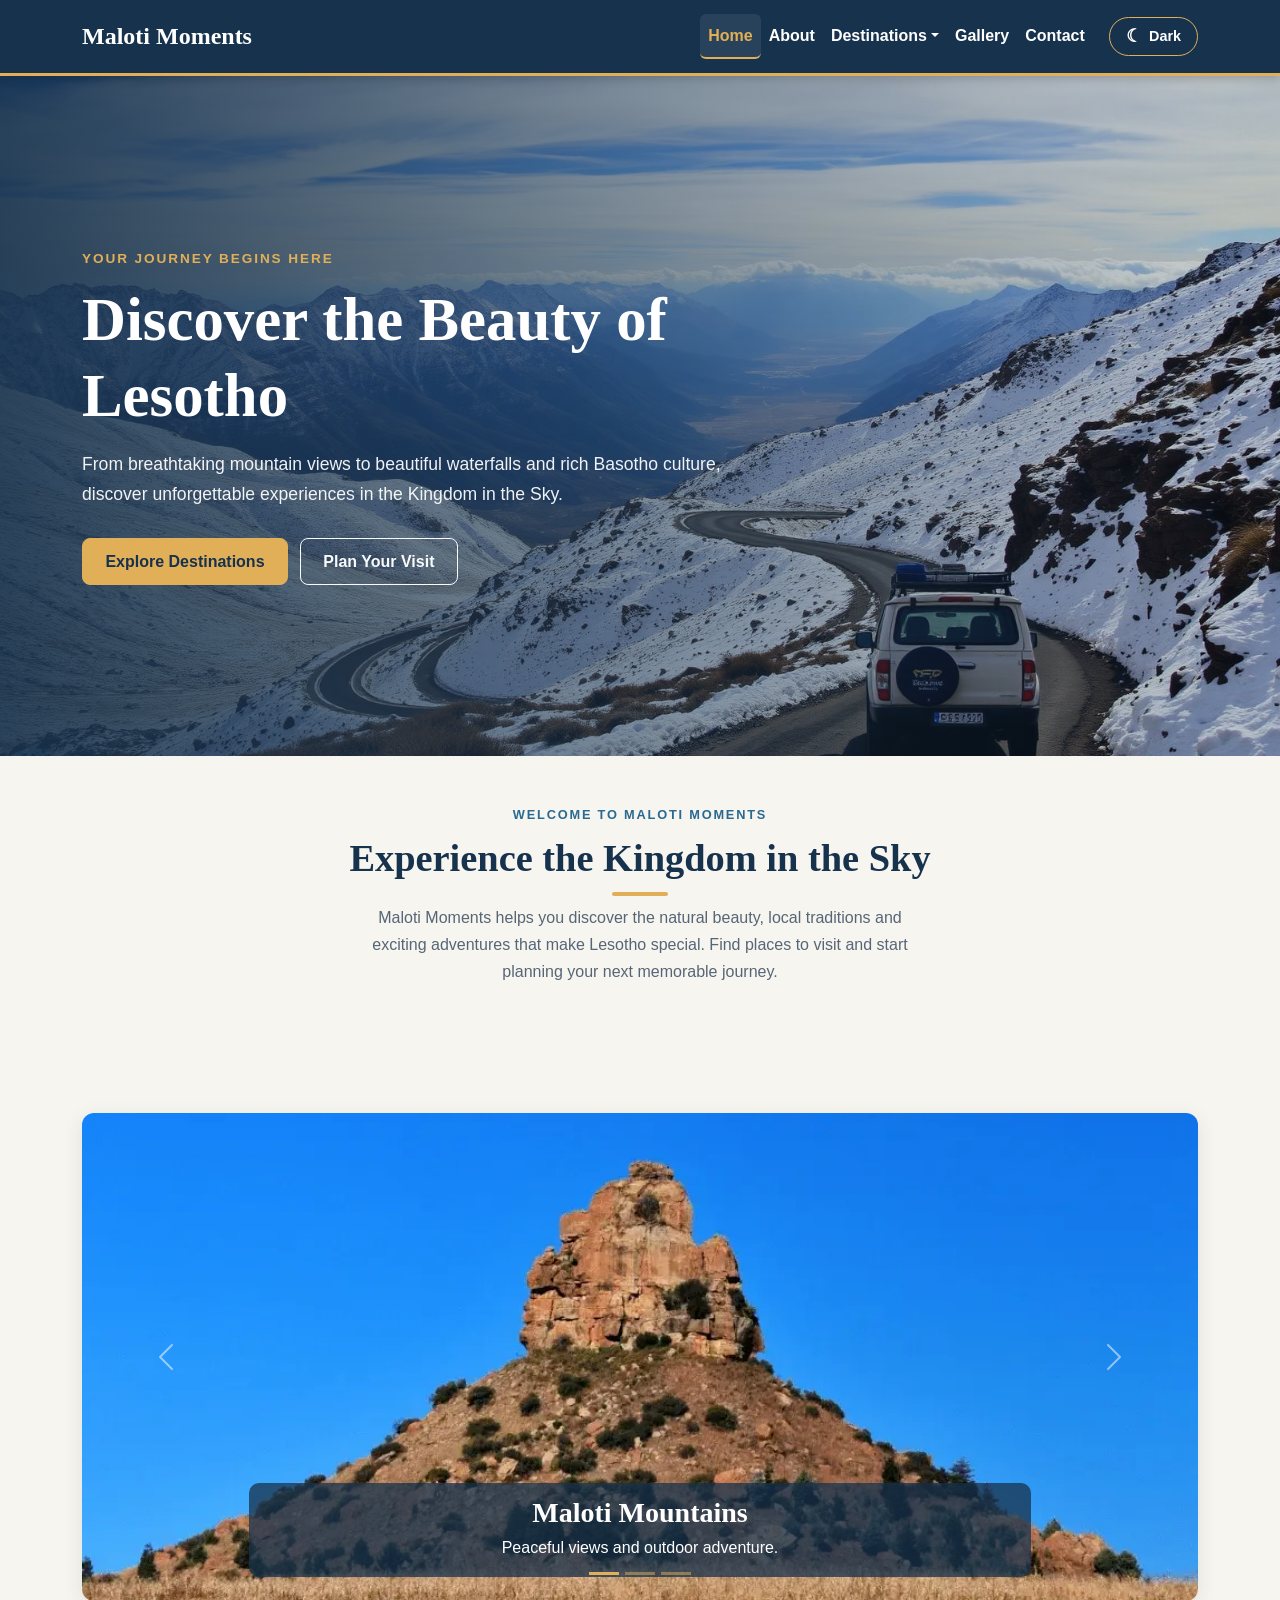
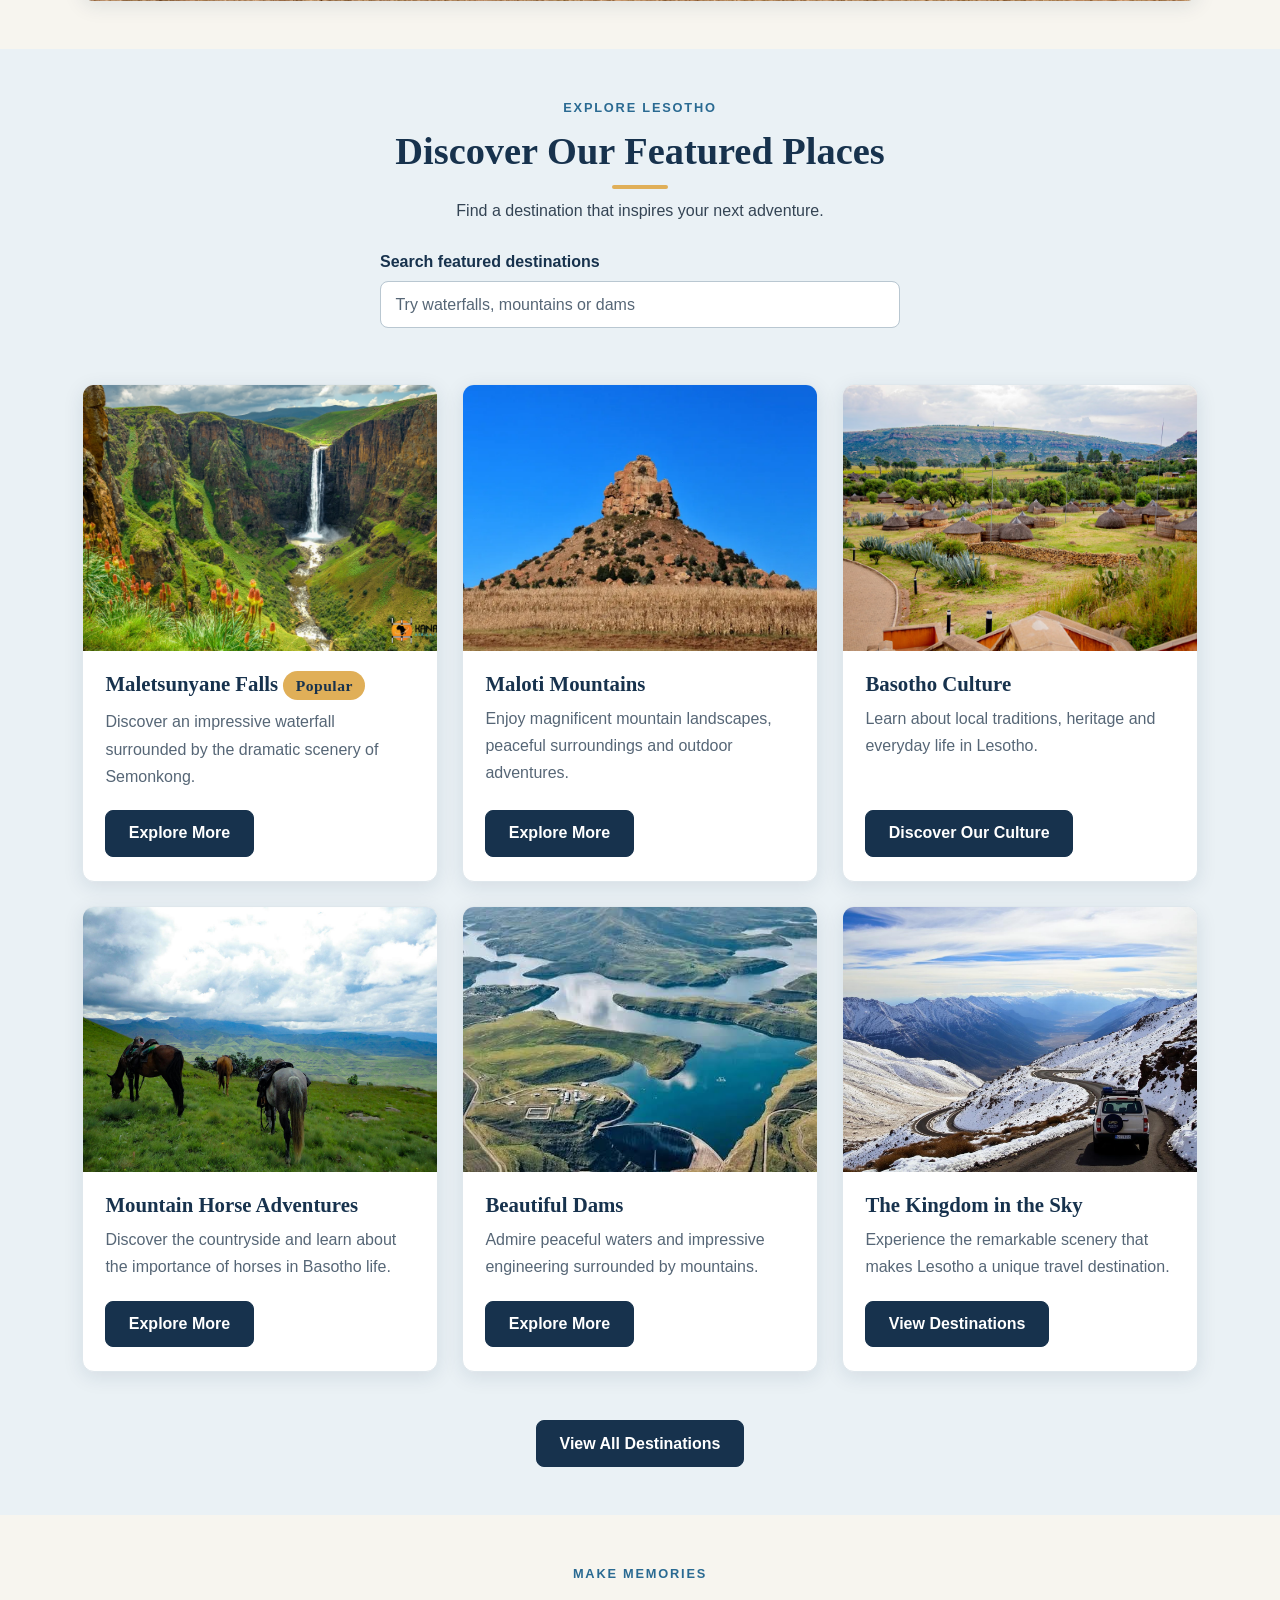
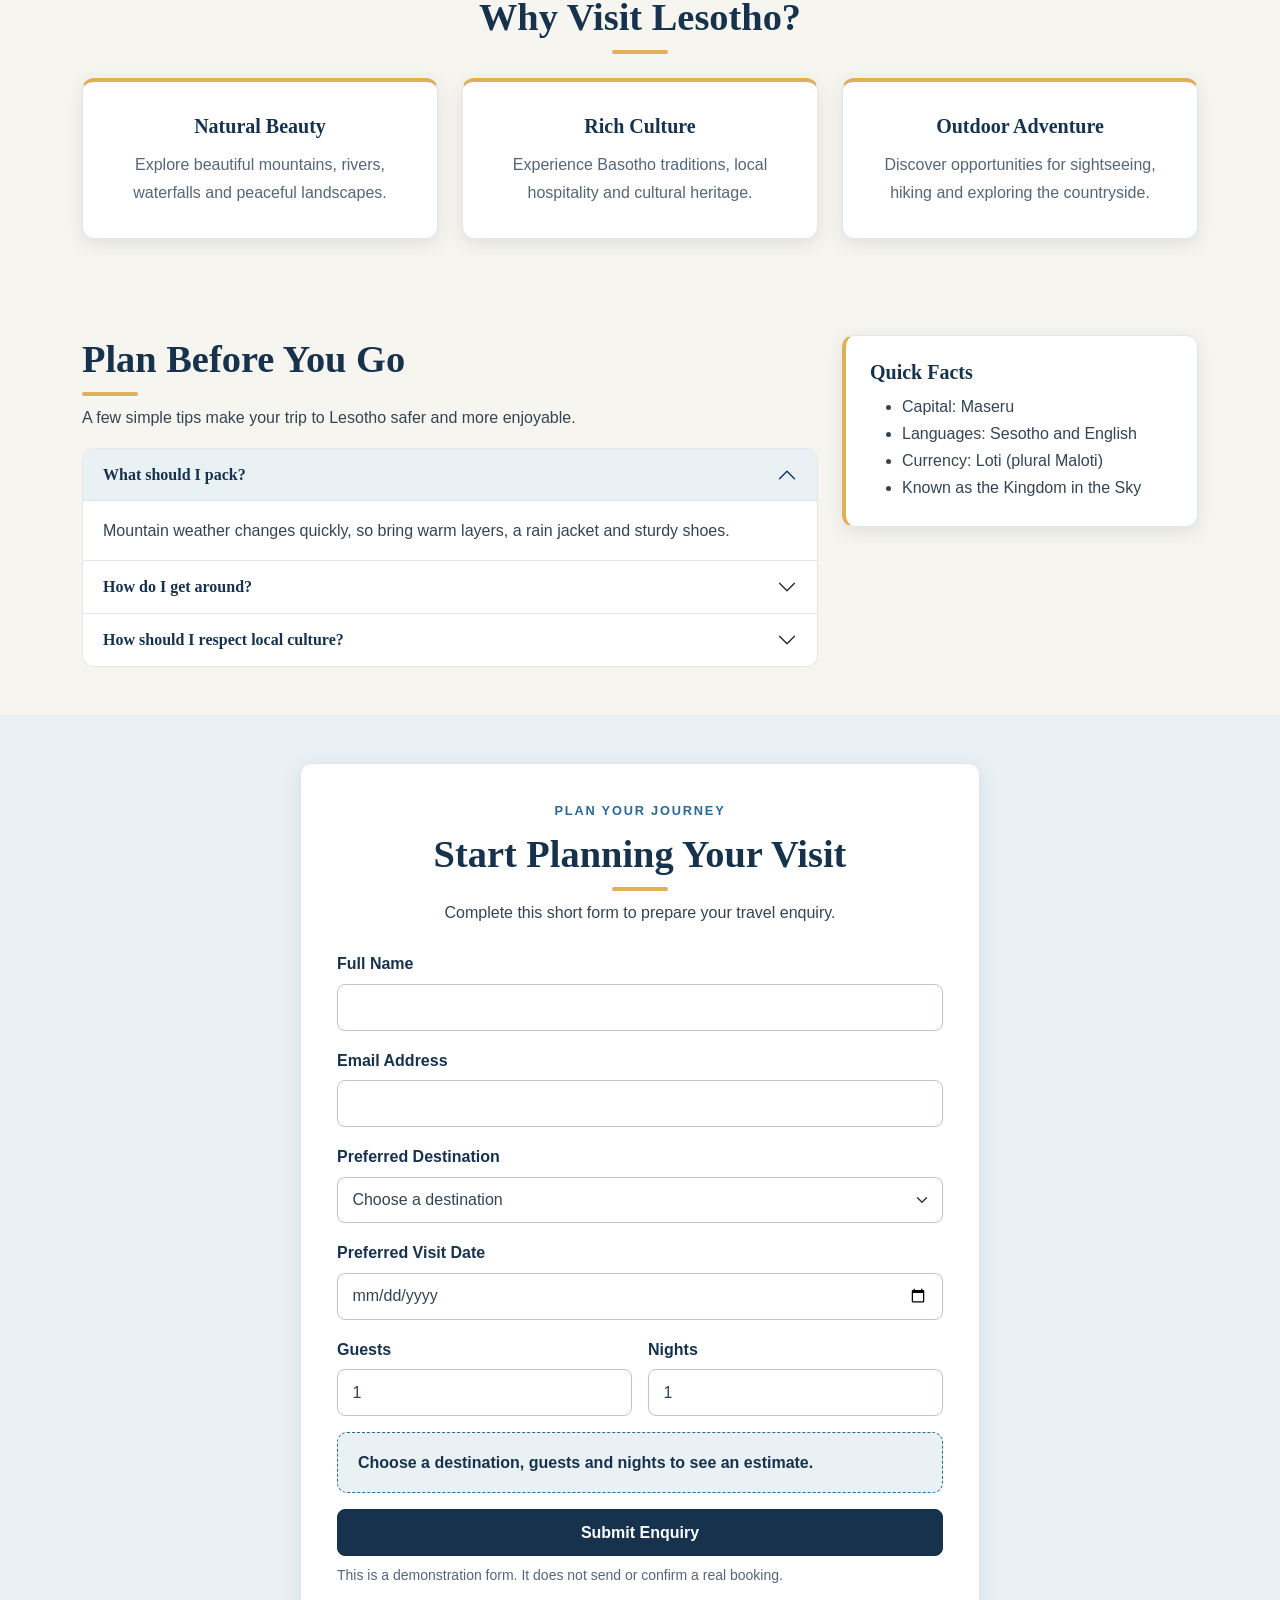
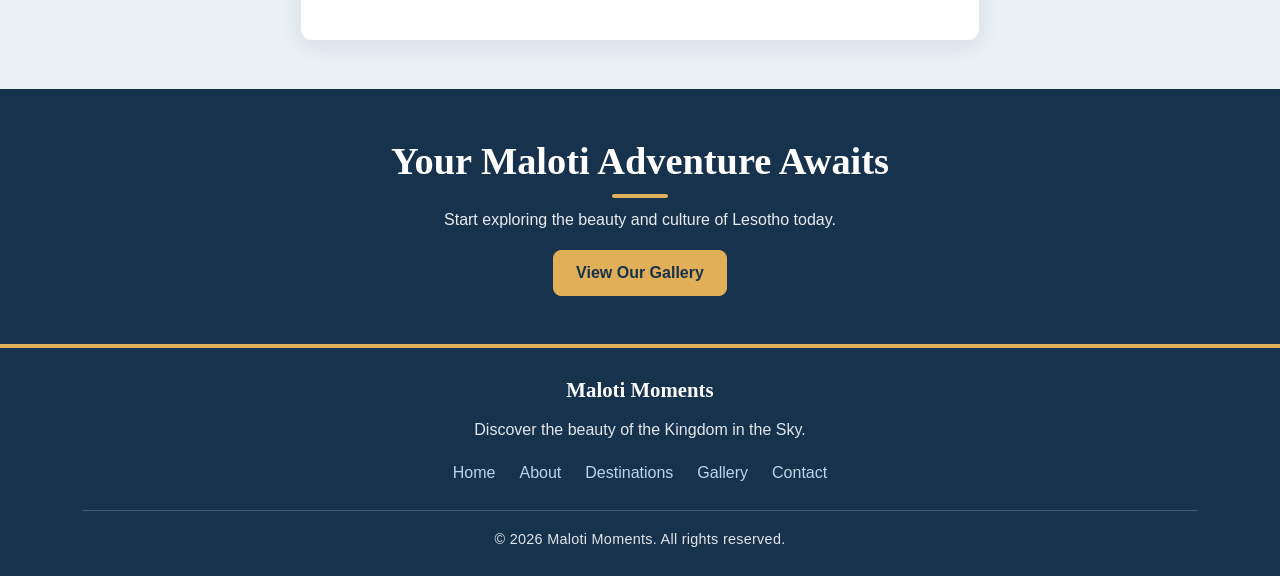
<file: index.html>
<!DOCTYPE html>
<html lang="en" data-bs-theme="light">
    <head>
        <meta charset="UTF-8">
        <meta name="viewport" content="width=device-width, initial-scale=1.0">
        <title>Maloti Moments | Discover Lesotho</title>
        <meta name="description"
              content="Discover the beautiful mountains, waterfalls, culture and destinations of Lesotho with Maloti Moments.">

        <script>
            (function () {
                try {
                    var saved = localStorage.getItem("theme");
                    if (saved === "dark" || saved === "light") {
                        document.documentElement.setAttribute("data-bs-theme", saved);
                    }
                } catch (e) { }
            })();
        </script>
        <link href="https://cdn.jsdelivr.net/npm/bootstrap@5.3.3/dist/css/bootstrap.min.css" rel="stylesheet">
        <link rel="icon" href="images/logo.svg" type="image/svg+xml">
        <link rel="stylesheet" href="style.css">
    </head>

    <body>
        <a class="skip-link" href="#main-content">Skip to main content</a>

        <nav class="navbar navbar-expand-md navbar-dark">
            <div class="container">
                <a class="navbar-brand" href="index.html"><span>Maloti Moments</span></a>
                <button class="navbar-toggler"
                        type="button"
                        data-bs-toggle="collapse"
                        data-bs-target="#mainNavigation"
                        aria-controls="mainNavigation"
                        aria-expanded="false"
                        aria-label="Toggle navigation">
                    <span class="navbar-toggler-icon"></span>
                </button>
                <div class="collapse navbar-collapse" id="mainNavigation">
                    <ul class="navbar-nav ms-auto align-items-md-center">
                        <li class="nav-item">
                            <a class="nav-link active" aria-current="page" href="index.html">Home</a>
                        </li>
                        <li class="nav-item"><a class="nav-link" href="about.html">About</a></li>
                        <li class="nav-item dropdown">
                            <a class="nav-link dropdown-toggle"
                               href="#"
                               role="button"
                               data-bs-toggle="dropdown"
                               aria-expanded="false">Destinations</a>
                            <ul class="dropdown-menu">
                                <li><a class="dropdown-item" href="destinations.html">Places to visit</a></li>
                                <li>
                                    <a class="dropdown-item" href="destinations.html#accommodation">
                                        Accommodation
                                    </a>
                                </li>
                                <li>
                                    <a class="dropdown-item" href="destinations.html#activities">Activities</a>
                                </li>
                            </ul>
                        </li>
                        <li class="nav-item"><a class="nav-link" href="gallery.html">Gallery</a></li>
                        <li class="nav-item"><a class="nav-link" href="contact.html">Contact</a></li>
                        <li class="nav-item ms-md-3">
                            <button id="themeToggle"
                                    class="theme-toggle"
                                    type="button"
                                    aria-pressed="false"
                                    aria-label="Switch to dark mode">
                                <span class="theme-toggle-icon" aria-hidden="true">&#9790;</span>
                                <span class="theme-toggle-text">Dark</span>
                            </button>
                        </li>
                    </ul>
                </div>
            </div>
        </nav>

        <main id="main-content">
            <header class="hero-section">
                <img src="images/lesotho-hero.jpg" class="hero-bg" alt="" fetchpriority="high">
                <div class="hero-overlay" aria-hidden="true"></div>
                <div class="container hero-content">
                    <p class="hero-label">YOUR JOURNEY BEGINS HERE</p>
                    <h1>Discover the Beauty of Lesotho</h1>
                    <p class="hero-text">
                        From breathtaking mountain views to beautiful waterfalls
                        and rich Basotho culture, discover unforgettable
                        experiences in the Kingdom in the Sky.
                    </p>
                    <div class="hero-buttons">
                        <a href="destinations.html" class="btn btn-primary">Explore Destinations</a>
                        <a href="#booking" class="btn btn-outline-light">Plan Your Visit</a>
                    </div>
                </div>
            </header>

            <section class="intro-section py-5">
                <div class="container text-center">
                    <p class="section-label">WELCOME TO MALOTI MOMENTS</p>
                    <h2>Experience the Kingdom in the Sky</h2>
                    <p class="section-description mx-auto">
                        Maloti Moments helps you discover the natural beauty,
                        local traditions and exciting adventures that make
                        Lesotho special. Find places to visit and start planning
                        your next memorable journey.
                    </p>
                </div>
            </section>

            <section class="highlights-section py-5" aria-label="Highlights">
                <div class="container">
                    <p id="welcomeBack" class="text-center fw-bold" role="status"></p>
                    <div id="highlightCarousel" class="carousel slide" data-bs-ride="carousel">
                        <div class="carousel-indicators">
                            <button type="button"
                                    data-bs-target="#highlightCarousel"
                                    data-bs-slide-to="0"
                                    class="active"
                                    aria-current="true"
                                    aria-label="Slide 1"></button>
                            <button type="button"
                                    data-bs-target="#highlightCarousel"
                                    data-bs-slide-to="1"
                                    aria-label="Slide 2"></button>
                            <button type="button"
                                    data-bs-target="#highlightCarousel"
                                    data-bs-slide-to="2"
                                    aria-label="Slide 3"></button>
                        </div>
                        <div class="carousel-inner">
                            <div class="carousel-item active">
                                <img src="images/home-mountains.jpg"
                                     alt="The beautiful Maloti mountain landscape">
                                <div class="carousel-caption">
                                    <h3>Maloti Mountains</h3>
                                    <p>Peaceful views and outdoor adventure.</p>
                                </div>
                            </div>
                            <div class="carousel-item">
                                <img src="images/home-waterfall.jpg" alt="Maletsunyane Falls in Lesotho">
                                <div class="carousel-caption">
                                    <h3>Maletsunyane Falls</h3>
                                    <p>A dramatic waterfall near Semonkong.</p>
                                </div>
                            </div>
                            <div class="carousel-item">
                                <img src="images/home-dam.jpg" alt="A dam surrounded by Lesotho mountains">
                                <div class="carousel-caption">
                                    <h3>Mountain Dams</h3>
                                    <p>Calm water surrounded by hills.</p>
                                </div>
                            </div>
                        </div>
                        <button class="carousel-control-prev"
                                type="button"
                                data-bs-target="#highlightCarousel"
                                data-bs-slide="prev">
                            <span class="carousel-control-prev-icon" aria-hidden="true"></span>
                            <span class="visually-hidden">Previous</span>
                        </button>
                        <button class="carousel-control-next"
                                type="button"
                                data-bs-target="#highlightCarousel"
                                data-bs-slide="next">
                            <span class="carousel-control-next-icon" aria-hidden="true"></span>
                            <span class="visually-hidden">Next</span>
                        </button>
                    </div>
                </div>
            </section>

            <section class="featured-section py-5">
                <div class="container">
                    <div class="text-center mb-4">
                        <p class="section-label">EXPLORE LESOTHO</p>
                        <h2>Discover Our Featured Places</h2>
                        <p>Find a destination that inspires your next adventure.</p>
                    </div>
                    <div class="search-area mx-auto mb-4">
                        <label for="destinationSearch" class="form-label">Search featured destinations</label>
                        <input type="search"
                               id="destinationSearch"
                               class="form-control"
                               placeholder="Try waterfalls, mountains or dams"
                               aria-describedby="searchMessage">
                        <p id="searchMessage" class="mt-2" aria-live="polite"></p>
                    </div>
                    <div class="row g-4">
                        <div class="col-md-6 col-lg-4 destination-item"
                             data-search="waterfall maletsunyane semonkong nature">
                            <article class="destination-card h-100">
                                <div class="destination-image-wrap">
                                    <img src="images/home-waterfall.jpg"
                                         class="destination-image"
                                         alt="Maletsunyane Falls in Lesotho"
                                         loading="lazy">
                                </div>
                                <div class="destination-content">
                                    <h3>Maletsunyane Falls <span class="badge badge-gold">Popular</span></h3>
                                    <p>
                                        Discover an impressive waterfall
                                        surrounded by the dramatic scenery of
                                        Semonkong.
                                    </p>
                                    <a href="destinations.html" class="btn btn-primary">Explore More</a>
                                </div>
                            </article>
                        </div>
                        <div class="col-md-6 col-lg-4 destination-item"
                             data-search="mountains maloti hiking adventure scenery">
                            <article class="destination-card h-100">
                                <div class="destination-image-wrap">
                                    <img src="images/home-mountains.jpg"
                                         class="destination-image"
                                         alt="The beautiful Maloti mountain landscape"
                                         loading="lazy">
                                </div>
                                <div class="destination-content">
                                    <h3>Maloti Mountains</h3>
                                    <p>
                                        Enjoy magnificent mountain landscapes,
                                        peaceful surroundings and outdoor
                                        adventures.
                                    </p>
                                    <a href="destinations.html" class="btn btn-primary">Explore More</a>
                                </div>
                            </article>
                        </div>
                        <div class="col-md-6 col-lg-4 destination-item"
                             data-search="village culture basotho heritage traditions">
                            <article class="destination-card h-100">
                                <div class="destination-image-wrap">
                                    <img src="images/home-village.jpg"
                                         class="destination-image"
                                         alt="Traditional village scenery in Lesotho"
                                         loading="lazy">
                                </div>
                                <div class="destination-content">
                                    <h3>Basotho Culture</h3>
                                    <p>Learn about local traditions, heritage and everyday life in Lesotho.</p>
                                    <a href="about.html" class="btn btn-primary">Discover Our Culture</a>
                                </div>
                            </article>
                        </div>
                        <div class="col-md-6 col-lg-4 destination-item"
                             data-search="horses ponies countryside adventure">
                            <article class="destination-card h-100">
                                <div class="destination-image-wrap">
                                    <img src="images/home-horses.jpg"
                                         class="destination-image"
                                         alt="Basotho horses in the countryside"
                                         loading="lazy">
                                </div>
                                <div class="destination-content">
                                    <h3>Mountain Horse Adventures</h3>
                                    <p>
                                        Discover the countryside and learn about
                                        the importance of horses in Basotho
                                        life.
                                    </p>
                                    <a href="destinations.html" class="btn btn-primary">Explore More</a>
                                </div>
                            </article>
                        </div>
                        <div class="col-md-6 col-lg-4 destination-item"
                             data-search="dam katse water landscape nature">
                            <article class="destination-card h-100">
                                <div class="destination-image-wrap">
                                    <img src="images/home-dam.jpg"
                                         class="destination-image"
                                         alt="A dam surrounded by Lesotho mountains"
                                         loading="lazy">
                                </div>
                                <div class="destination-content">
                                    <h3>Beautiful Dams</h3>
                                    <p>
                                        Admire peaceful waters and impressive
                                        engineering surrounded by mountains.
                                    </p>
                                    <a href="destinations.html" class="btn btn-primary">Explore More</a>
                                </div>
                            </article>
                        </div>
                        <div class="col-md-6 col-lg-4 destination-item"
                             data-search="landscape maloti lesotho scenic nature">
                            <article class="destination-card h-100">
                                <div class="destination-image-wrap">
                                    <img src="images/lesotho-hero.jpg"
                                         class="destination-image"
                                         alt="Panoramic mountain landscape in Lesotho"
                                         loading="lazy">
                                </div>
                                <div class="destination-content">
                                    <h3>The Kingdom in the Sky</h3>
                                    <p>
                                        Experience the remarkable scenery that
                                        makes Lesotho a unique travel
                                        destination.
                                    </p>
                                    <a href="destinations.html" class="btn btn-primary">View Destinations</a>
                                </div>
                            </article>
                        </div>
                    </div>
                    <div class="text-center mt-5">
                        <a href="destinations.html" class="btn btn-primary">View All Destinations</a>
                    </div>
                </div>
            </section>

            <section class="why-visit-section py-5">
                <div class="container">
                    <div class="text-center mb-4">
                        <p class="section-label">MAKE MEMORIES</p>
                        <h2>Why Visit Lesotho?</h2>
                    </div>
                    <div class="row g-4 text-center">
                        <div class="col-md-4">
                            <div class="feature-box h-100">
                                <h3>Natural Beauty</h3>
                                <p>Explore beautiful mountains, rivers, waterfalls and peaceful landscapes.</p>
                            </div>
                        </div>
                        <div class="col-md-4">
                            <div class="feature-box h-100">
                                <h3>Rich Culture</h3>
                                <p>Experience Basotho traditions, local hospitality and cultural heritage.</p>
                            </div>
                        </div>
                        <div class="col-md-4">
                            <div class="feature-box h-100">
                                <h3>Outdoor Adventure</h3>
                                <p>
                                    Discover opportunities for sightseeing,
                                    hiking and exploring the countryside.
                                </p>
                            </div>
                        </div>
                    </div>
                </div>
            </section>

            <section class="tips-section py-5">
                <div class="container">
                    <div class="row g-4">
                        <article class="col-lg-8">
                            <h2>Plan Before You Go</h2>
                            <p>A few simple tips make your trip to Lesotho safer and more enjoyable.</p>
                            <div class="accordion" id="tipsAccordion">
                                <div class="accordion-item">
                                    <h3 class="accordion-header">
                                        <button class="accordion-button"
                                                type="button"
                                                data-bs-toggle="collapse"
                                                data-bs-target="#tip1"
                                                aria-expanded="true"
                                                aria-controls="tip1">What should I pack?</button>
                                    </h3>
                                    <div id="tip1"
                                         class="accordion-collapse collapse show"
                                         data-bs-parent="#tipsAccordion">
                                        <div class="accordion-body">
                                            Mountain weather changes quickly, so
                                            bring warm layers, a rain jacket and
                                            sturdy shoes.
                                        </div>
                                    </div>
                                </div>
                                <div class="accordion-item">
                                    <h3 class="accordion-header">
                                        <button class="accordion-button collapsed"
                                                type="button"
                                                data-bs-toggle="collapse"
                                                data-bs-target="#tip2"
                                                aria-expanded="false"
                                                aria-controls="tip2">How do I get around?</button>
                                    </h3>
                                    <div id="tip2"
                                         class="accordion-collapse collapse"
                                         data-bs-parent="#tipsAccordion">
                                        <div class="accordion-body">
                                            Main roads are easy to use, but some
                                            mountain routes are rough. Ask your
                                            host about road conditions first.
                                        </div>
                                    </div>
                                </div>
                                <div class="accordion-item">
                                    <h3 class="accordion-header">
                                        <button class="accordion-button collapsed"
                                                type="button"
                                                data-bs-toggle="collapse"
                                                data-bs-target="#tip3"
                                                aria-expanded="false"
                                                aria-controls="tip3">
                                            How should I respect local culture?
                                        </button>
                                    </h3>
                                    <div id="tip3"
                                         class="accordion-collapse collapse"
                                         data-bs-parent="#tipsAccordion">
                                        <div class="accordion-body">
                                            Greet people warmly and ask before
                                            taking photos of people or their
                                            homes.
                                        </div>
                                    </div>
                                </div>
                            </div>
                        </article>
                        <div class="col-lg-4">
                            <aside class="sticky-aside" aria-label="Quick facts">
                                <h3>Quick Facts</h3>
                                <ul class="mb-0">
                                    <li>Capital: Maseru</li>
                                    <li>Languages: Sesotho and English</li>
                                    <li>Currency: Loti (plural Maloti)</li>
                                    <li>Known as the Kingdom in the Sky</li>
                                </ul>
                            </aside>
                        </div>
                    </div>
                </div>
            </section>

            <section class="booking-section py-5" id="booking">
                <div class="container">
                    <div class="booking-panel mx-auto">
                        <div class="text-center mb-4">
                            <p class="section-label">PLAN YOUR JOURNEY</p>
                            <h2>Start Planning Your Visit</h2>
                            <p>Complete this short form to prepare your travel enquiry.</p>
                        </div>
                        <form id="bookingForm" data-validate novalidate>
                            <div class="mb-3">
                                <label for="visitorName" class="form-label">Full Name</label>
                                <input type="text"
                                       class="form-control"
                                       id="visitorName"
                                       data-min="2"
                                       name="visitorName"
                                       autocomplete="name"
                                       required>
                            </div>
                            <div class="mb-3">
                                <label for="visitorEmail" class="form-label">Email Address</label>
                                <input type="email"
                                       class="form-control"
                                       id="visitorEmail"
                                       name="visitorEmail"
                                       autocomplete="email"
                                       required>
                            </div>
                            <div class="mb-3">
                                <label for="preferredDestination" class="form-label">
                                    Preferred Destination
                                </label>
                                <select class="form-select"
                                        id="preferredDestination"
                                        name="preferredDestination"
                                        required>
                                    <option value="">Choose a destination</option>
                                    <option value="Maletsunyane Falls">Maletsunyane Falls</option>
                                    <option value="Maloti Mountains">Maloti Mountains</option>
                                    <option value="Basotho Culture">Basotho Culture</option>
                                    <option value="Katse Dam">Katse Dam</option>
                                    <option value="Other">Other</option>
                                </select>
                            </div>
                            <div class="mb-3">
                                <label for="visitDate" class="form-label">Preferred Visit Date</label>
                                <input type="date"
                                       class="form-control"
                                       id="visitDate"
                                       name="visitDate"
                                       required>
                            </div>
                            <div class="row g-3 mb-3">
                                <div class="col-6">
                                    <label for="guests" class="form-label">Guests</label>
                                    <input type="number"
                                           class="form-control"
                                           id="guests"
                                           name="guests"
                                           min="1"
                                           max="20"
                                           value="1"
                                           required>
                                </div>
                                <div class="col-6">
                                    <label for="nights" class="form-label">Nights</label>
                                    <input type="number"
                                           class="form-control"
                                           id="nights"
                                           name="nights"
                                           min="1"
                                           max="30"
                                           value="1"
                                           required>
                                </div>
                            </div>
                            <p id="costSummary" class="cost-summary" aria-live="polite"></p>
                            <button type="submit" class="btn btn-primary w-100">Submit Enquiry</button>
                            <div class="form-status" role="status" aria-live="polite"></div>
                            <p class="small text-muted mt-2">
                                This is a demonstration form. It does not send
                                or confirm a real booking.
                            </p>
                        </form>
                    </div>
                </div>
            </section>

            <section class="cta-section py-5">
                <div class="container text-center">
                    <h2>Your Maloti Adventure Awaits</h2>
                    <p>Start exploring the beauty and culture of Lesotho today.</p>
                    <a href="gallery.html" class="btn btn-primary">View Our Gallery</a>
                </div>
            </section>
        </main>

        <div class="modal fade"
             id="successModal"
             tabindex="-1"
             aria-labelledby="successTitle"
             aria-hidden="true">
            <div class="modal-dialog modal-dialog-centered">
                <div class="modal-content">
                    <div class="modal-header">
                        <h2 class="modal-title fs-5" id="successTitle">Enquiry ready</h2>
                        <button type="button" class="btn-close" data-bs-dismiss="modal" aria-label="Close"></button>
                    </div>
                    <div class="modal-body">
                        <p id="successText" class="mb-0"></p>
                    </div>
                    <div class="modal-footer">
                        <button type="button" class="btn btn-primary" data-bs-dismiss="modal">Close</button>
                    </div>
                </div>
            </div>
        </div>

        <footer class="text-center py-4">
            <div class="container">
                <p class="mb-2"><strong>Maloti Moments</strong></p>
                <p>Discover the beauty of the Kingdom in the Sky.</p>
                <div class="footer-links mb-3">
                    <a href="index.html">Home</a>
                    <a href="about.html">About</a>
                    <a href="destinations.html">Destinations</a>
                    <a href="gallery.html">Gallery</a>
                    <a href="contact.html">Contact</a>
                </div>
                <div class="footer-bottom">
                    <p class="mb-0">
                        &copy; <span id="currentYear">2026</span> Maloti
                        Moments. All rights reserved.
                    </p>
                </div>
            </div>
        </footer>

        <script src="https://cdn.jsdelivr.net/npm/bootstrap@5.3.3/dist/js/bootstrap.bundle.min.js"></script>

        <script src="scripts.js"></script>
    </body>
</html>
</file>
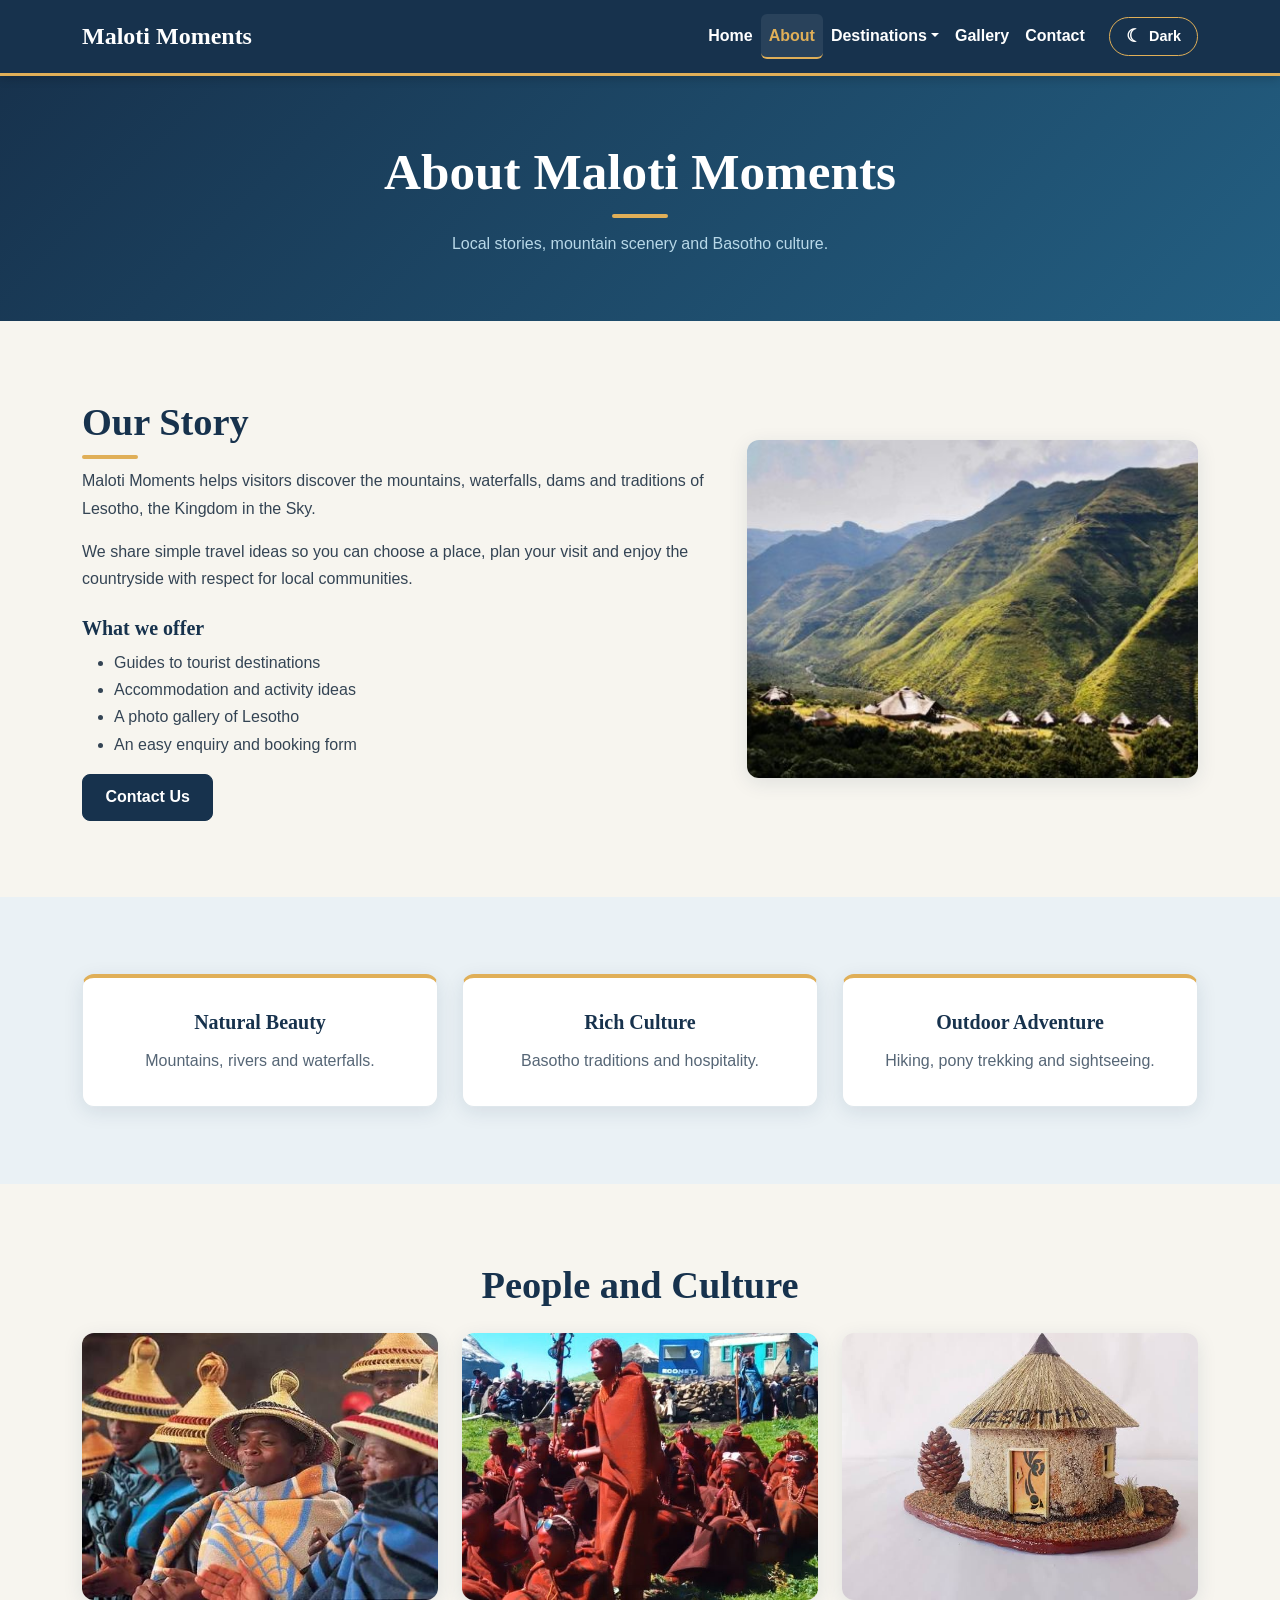
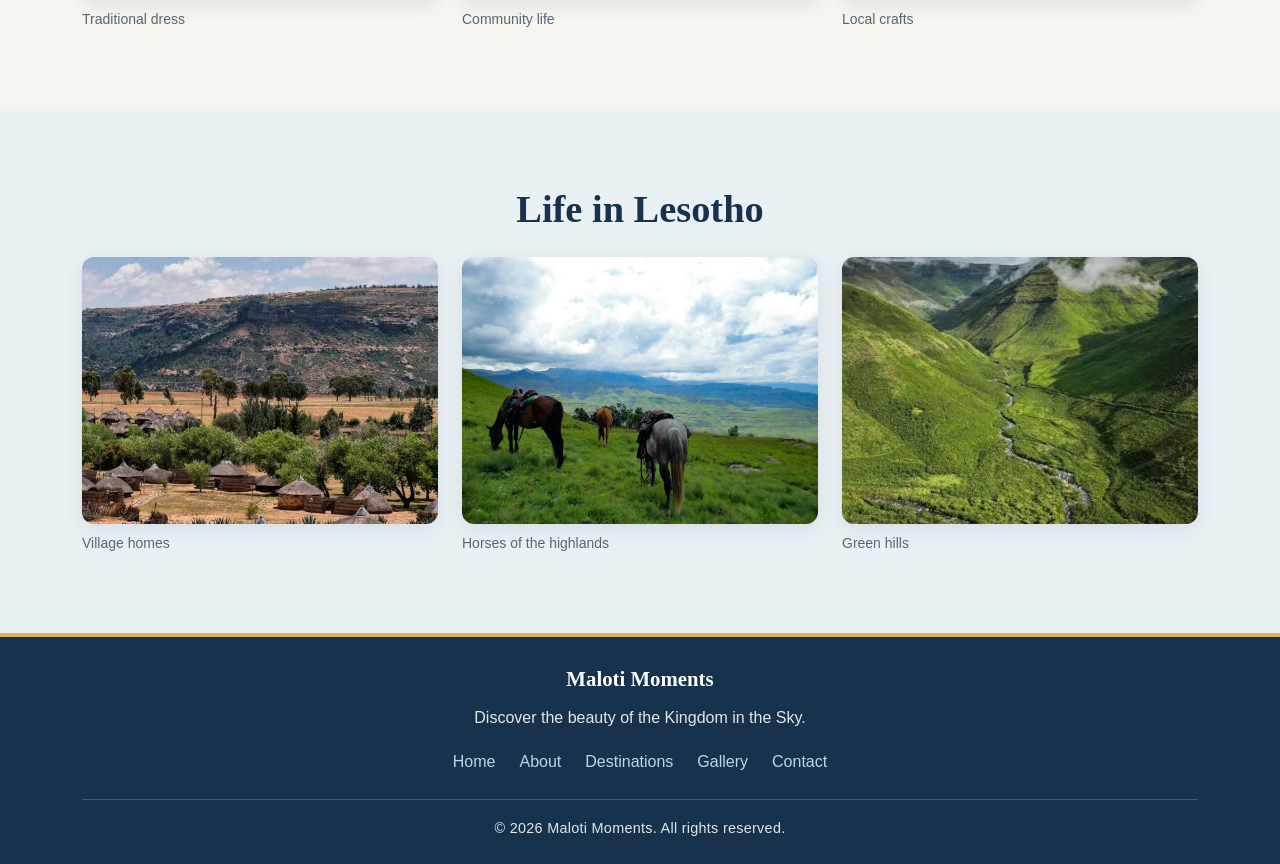
<file: about.html>
<!DOCTYPE html>
<html lang="en" data-bs-theme="light">
    <head>
        <meta charset="UTF-8">
        <meta name="viewport" content="width=device-width, initial-scale=1.0">
        <title>About Maloti Moments | Maloti Moments</title>
        <meta name="description" content="Local stories, mountain scenery and Basotho culture.">

        <script>
            (function () {
                try {
                    var saved = localStorage.getItem("theme");
                    if (saved === "dark" || saved === "light") {
                        document.documentElement.setAttribute("data-bs-theme", saved);
                    }
                } catch (e) { }
            })();
        </script>

        <link href="https://cdn.jsdelivr.net/npm/bootstrap@5.3.3/dist/css/bootstrap.min.css" rel="stylesheet">
        <link rel="icon" href="images/logo.svg" type="image/svg+xml">

        <link rel="stylesheet" href="style.css">
    </head>

    <body>
        <a class="skip-link" href="#main-content">Skip to main content</a>

        <header>
            <nav class="navbar navbar-expand-md navbar-dark" aria-label="Main navigation">
                <div class="container">
                    <a class="navbar-brand" href="index.html"><span>Maloti Moments</span></a>
                    <button class="navbar-toggler"
                            type="button"
                            data-bs-toggle="collapse"
                            data-bs-target="#mainNavigation"
                            aria-controls="mainNavigation"
                            aria-expanded="false"
                            aria-label="Toggle navigation">
                        <span class="navbar-toggler-icon"></span>
                    </button>
                    <div class="collapse navbar-collapse" id="mainNavigation">
                        <ul class="navbar-nav ms-auto align-items-md-center">
                            <li class="nav-item"><a class="nav-link" href="index.html">Home</a></li>
                            <li class="nav-item">
                                <a class="nav-link active" aria-current="page" href="about.html">About</a>
                            </li>
                            <li class="nav-item dropdown">
                                <a class="nav-link dropdown-toggle"
                                   href="#"
                                   role="button"
                                   data-bs-toggle="dropdown"
                                   aria-expanded="false">Destinations</a>
                                <ul class="dropdown-menu">
                                    <li>
                                        <a class="dropdown-item" href="destinations.html">Places to visit</a>
                                    </li>
                                    <li>
                                        <a class="dropdown-item" href="destinations.html#accommodation">
                                            Accommodation
                                        </a>
                                    </li>
                                    <li>
                                        <a class="dropdown-item" href="destinations.html#activities">
                                            Activities
                                        </a>
                                    </li>
                                </ul>
                            </li>
                            <li class="nav-item"><a class="nav-link" href="gallery.html">Gallery</a></li>
                            <li class="nav-item"><a class="nav-link" href="contact.html">Contact</a></li>
                            <li class="nav-item ms-md-3">
                                <button id="themeToggle"
                                        class="theme-toggle"
                                        type="button"
                                        aria-pressed="false"
                                        aria-label="Switch to dark mode">
                                    <span class="theme-toggle-icon" aria-hidden="true">&#9790;</span>
                                    <span class="theme-toggle-text">Dark</span>
                                </button>
                            </li>
                        </ul>
                    </div>
                </div>
            </nav>
        </header>

        <main id="main-content">
            <div class="page-header">
                <div class="container">
                    <h1>About Maloti Moments</h1>
                    <p>Local stories, mountain scenery and Basotho culture.</p>
                </div>
            </div>

            <section class="content-section">
                <div class="container">
                    <div class="row g-4 align-items-center">
                        <article class="col-lg-7">
                            <h2>Our Story</h2>
                            <p>
                                Maloti Moments helps visitors discover the
                                mountains, waterfalls, dams and traditions of
                                Lesotho, the Kingdom in the Sky.
                            </p>
                            <p>
                                We share simple travel ideas so you can choose a
                                place, plan your visit and enjoy the countryside
                                with respect for local communities.
                            </p>
                            <h3 class="mt-4 fs-5">What we offer</h3>
                            <ul>
                                <li>Guides to tourist destinations</li>
                                <li>Accommodation and activity ideas</li>
                                <li>A photo gallery of Lesotho</li>
                                <li>An easy enquiry and booking form</li>
                            </ul>
                            <a href="contact.html" class="btn btn-primary">Contact Us</a>
                        </article>
                        <div class="col-lg-5">
                            <img src="images/about-landscape.jpg"
                                 class="welcome-image"
                                 alt="Green mountain valley in Lesotho"
                                 loading="lazy">
                        </div>
                    </div>
                </div>
            </section>

            <section class="content-section">
                <div class="container">
                    <div class="row g-4">
                        <div class="col-md-4">
                            <div class="feature-box h-100 text-center">
                                <h3>Natural Beauty</h3>
                                <p>Mountains, rivers and waterfalls.</p>
                            </div>
                        </div>
                        <div class="col-md-4">
                            <div class="feature-box h-100 text-center">
                                <h3>Rich Culture</h3>
                                <p>Basotho traditions and hospitality.</p>
                            </div>
                        </div>
                        <div class="col-md-4">
                            <div class="feature-box h-100 text-center">
                                <h3>Outdoor Adventure</h3>
                                <p>Hiking, pony trekking and sightseeing.</p>
                            </div>
                        </div>
                    </div>
                </div>
            </section>

            <section class="content-section">
                <div class="container">
                    <h2 class="mb-4 text-center">People and Culture</h2>
                    <div class="row g-4">
                        <div class="col-md-4">
                            <figure class="m-0">
                                <img src="images/about-culture.jpg"
                                     class="welcome-image"
                                     alt="Basotho people in traditional blankets and hats"
                                     loading="lazy">
                                <figcaption class="small text-muted mt-2">Traditional dress</figcaption>
                            </figure>
                        </div>
                        <div class="col-md-4">
                            <figure class="m-0">
                                <img src="images/about-people.jpg"
                                     class="welcome-image"
                                     alt="A group of people gathered in colourful blankets"
                                     loading="lazy">
                                <figcaption class="small text-muted mt-2">Community life</figcaption>
                            </figure>
                        </div>
                        <div class="col-md-4">
                            <figure class="m-0">
                                <img src="images/about-crafts.jpg"
                                     class="welcome-image"
                                     alt="A handmade Basotho craft in the shape of a hut"
                                     loading="lazy">
                                <figcaption class="small text-muted mt-2">Local crafts</figcaption>
                            </figure>
                        </div>
                    </div>
                </div>
            </section>

            <section class="content-section">
                <div class="container">
                    <h2 class="mb-4 text-center">Life in Lesotho</h2>
                    <div class="row g-4">
                        <div class="col-md-4">
                            <figure class="m-0">
                                <img src="images/gallery-culture.jpg"
                                     class="welcome-image"
                                     alt="Traditional Basotho village houses"
                                     loading="lazy">
                                <figcaption class="small text-muted mt-2">Village homes</figcaption>
                            </figure>
                        </div>
                        <div class="col-md-4">
                            <figure class="m-0">
                                <img src="images/home-horses.jpg"
                                     class="welcome-image"
                                     alt="Horses grazing in the countryside"
                                     loading="lazy">
                                <figcaption class="small text-muted mt-2">Horses of the highlands</figcaption>
                            </figure>
                        </div>
                        <div class="col-md-4">
                            <figure class="m-0">
                                <img src="images/gallery-green-hills.jpg"
                                     class="welcome-image"
                                     alt="Green rolling hills in Lesotho"
                                     loading="lazy">
                                <figcaption class="small text-muted mt-2">Green hills</figcaption>
                            </figure>
                        </div>
                    </div>
                </div>
            </section>
        </main>

        <footer class="text-center py-4">
            <div class="container">
                <p class="mb-2"><strong>Maloti Moments</strong></p>
                <p>Discover the beauty of the Kingdom in the Sky.</p>
                <div class="footer-links mb-3">
                    <a href="index.html">Home</a>
                    <a href="about.html">About</a>
                    <a href="destinations.html">Destinations</a>
                    <a href="gallery.html">Gallery</a>
                    <a href="contact.html">Contact</a>
                </div>
                <div class="footer-bottom">
                    <p class="mb-0">
                        &copy; <span id="currentYear">2026</span> Maloti
                        Moments. All rights reserved.
                    </p>
                </div>
            </div>
        </footer>

        <script src="https://cdn.jsdelivr.net/npm/bootstrap@5.3.3/dist/js/bootstrap.bundle.min.js"></script>

        <script src="scripts.js"></script>
    </body>
</html>
</file>
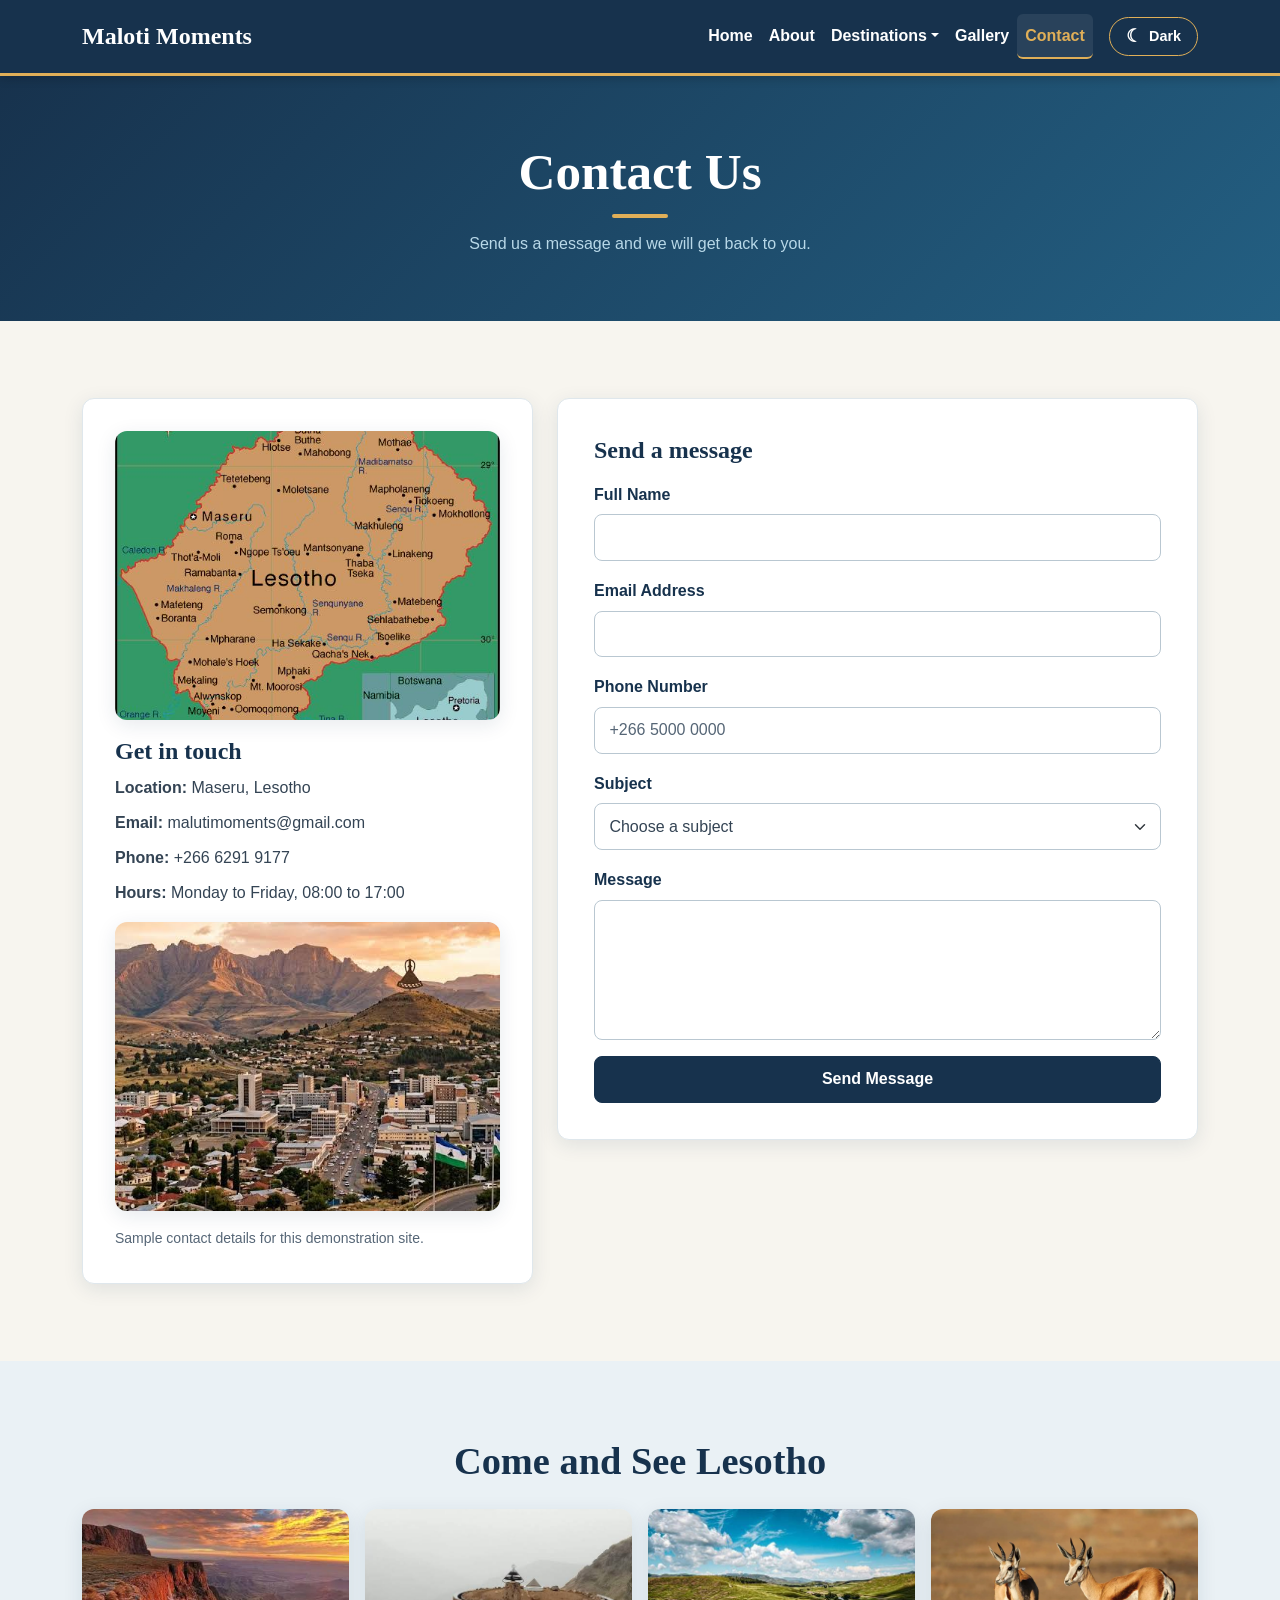
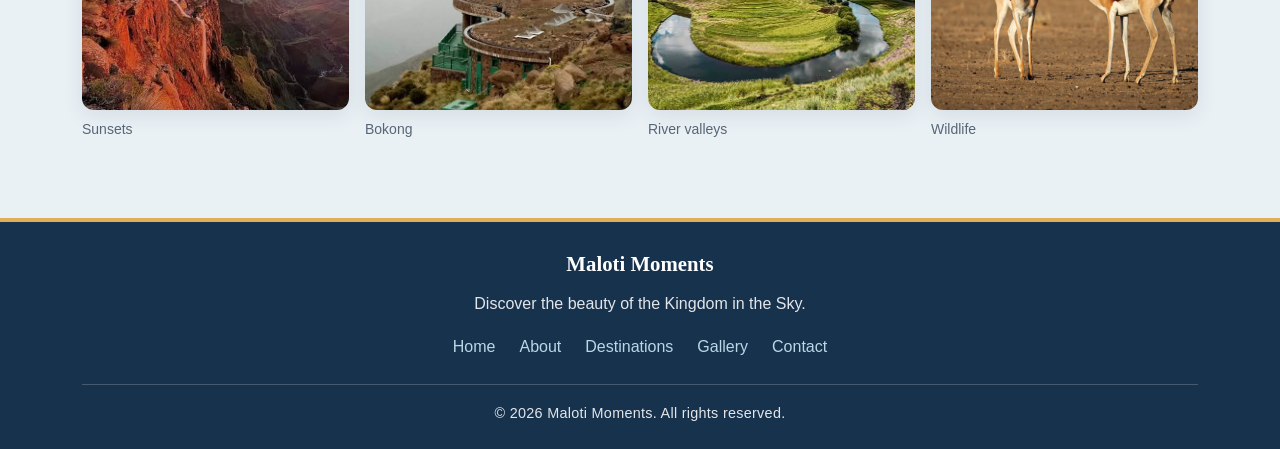
<file: contact.html>
<!DOCTYPE html>
<html lang="en" data-bs-theme="light">
    <head>
        <meta charset="UTF-8">
        <meta name="viewport" content="width=device-width, initial-scale=1.0">
        <title>Contact Us | Maloti Moments</title>
        <meta name="description" content="Send us a message and we will get back to you.">

        <script>
            (function () {
                try {
                    var saved = localStorage.getItem("theme");
                    if (saved === "dark" || saved === "light") {
                        document.documentElement.setAttribute("data-bs-theme", saved);
                    }
                } catch (e) { }
            })();
        </script>

        <link href="https://cdn.jsdelivr.net/npm/bootstrap@5.3.3/dist/css/bootstrap.min.css" rel="stylesheet">
        <link rel="icon" href="images/logo.svg" type="image/svg+xml">

        <link rel="stylesheet" href="style.css">
    </head>

    <body>
        <a class="skip-link" href="#main-content">Skip to main content</a>

        <header>
            <nav class="navbar navbar-expand-md navbar-dark" aria-label="Main navigation">
                <div class="container">
                    <a class="navbar-brand" href="index.html"><span>Maloti Moments</span></a>
                    <button class="navbar-toggler"
                            type="button"
                            data-bs-toggle="collapse"
                            data-bs-target="#mainNavigation"
                            aria-controls="mainNavigation"
                            aria-expanded="false"
                            aria-label="Toggle navigation">
                        <span class="navbar-toggler-icon"></span>
                    </button>
                    <div class="collapse navbar-collapse" id="mainNavigation">
                        <ul class="navbar-nav ms-auto align-items-md-center">
                            <li class="nav-item"><a class="nav-link" href="index.html">Home</a></li>
                            <li class="nav-item"><a class="nav-link" href="about.html">About</a></li>
                            <li class="nav-item dropdown">
                                <a class="nav-link dropdown-toggle"
                                   href="#"
                                   role="button"
                                   data-bs-toggle="dropdown"
                                   aria-expanded="false">Destinations</a>
                                <ul class="dropdown-menu">
                                    <li>
                                        <a class="dropdown-item" href="destinations.html">Places to visit</a>
                                    </li>
                                    <li>
                                        <a class="dropdown-item" href="destinations.html#accommodation">
                                            Accommodation
                                        </a>
                                    </li>
                                    <li>
                                        <a class="dropdown-item" href="destinations.html#activities">
                                            Activities
                                        </a>
                                    </li>
                                </ul>
                            </li>
                            <li class="nav-item"><a class="nav-link" href="gallery.html">Gallery</a></li>
                            <li class="nav-item">
                                <a class="nav-link active" aria-current="page" href="contact.html">Contact</a>
                            </li>
                            <li class="nav-item ms-md-3">
                                <button id="themeToggle"
                                        class="theme-toggle"
                                        type="button"
                                        aria-pressed="false"
                                        aria-label="Switch to dark mode">
                                    <span class="theme-toggle-icon" aria-hidden="true">&#9790;</span>
                                    <span class="theme-toggle-text">Dark</span>
                                </button>
                            </li>
                        </ul>
                    </div>
                </div>
            </nav>
        </header>

        <main id="main-content">
            <div class="page-header">
                <div class="container">
                    <h1>Contact Us</h1>
                    <p>Send us a message and we will get back to you.</p>
                </div>
            </div>

            <section class="content-section">
                <div class="container">
                    <div class="row g-4">
                        <div class="col-lg-5">
                            <aside class="contact-info" aria-label="Contact details">
                                <img src="images/contact-lesotho-map.jpg"
                                     class="welcome-image mb-3"
                                     alt="Map of Lesotho"
                                     loading="lazy">
                                <h2 class="fs-4">Get in touch</h2>
                                <ul class="list-unstyled mb-0">
                                    <li class="mb-2"><strong>Location:</strong> Maseru, Lesotho</li>
                                    <li class="mb-2"><strong>Email:</strong> malutimoments@gmail.com</li>
                                    <li class="mb-2"><strong>Phone:</strong> +266 6291 9177</li>
                                    <li><strong>Hours:</strong> Monday to Friday, 08:00 to 17:00</li>
                                </ul>
                                <img src="images/contact-maseru.jpg"
                                     class="welcome-image mt-3"
                                     alt="View over Maseru city"
                                     loading="lazy">
                                <p class="small text-muted mt-3 mb-0">
                                    Sample contact details for this
                                    demonstration site.
                                </p>
                            </aside>
                        </div>
                        <div class="col-lg-7">
                            <form id="contactForm" class="contact-form" data-validate novalidate>
                                <h2 class="fs-4 mb-3">Send a message</h2>
                                <div class="mb-3">
                                    <label for="contactName" class="form-label">Full Name</label>
                                    <input type="text"
                                           class="form-control"
                                           id="contactName"
                                           minlength="2"
                                           maxlength="60"
                                           autocomplete="name"
                                           data-min="2"
                                           required>
                                </div>
                                <div class="mb-3">
                                    <label for="contactEmail" class="form-label">Email Address</label>
                                    <input type="email"
                                           class="form-control"
                                           id="contactEmail"
                                           autocomplete="email"
                                           required>
                                </div>
                                <div class="mb-3">
                                    <label for="contactPhone" class="form-label">Phone Number</label>
                                    <input type="tel"
                                           class="form-control"
                                           id="contactPhone"
                                           pattern="\+?[0-9\s\-]{7,15}"
                                           maxlength="20"
                                           title="7 to 15 digits, for example +266 5000 0000"
                                           autocomplete="tel"
                                           placeholder="+266 5000 0000"
                                           required>
                                </div>
                                <div class="mb-3">
                                    <label for="contactSubject" class="form-label">Subject</label>
                                    <select class="form-select" id="contactSubject" required>
                                        <option value="">Choose a subject</option>
                                        <option>Destinations</option>
                                        <option>Accommodation</option>
                                        <option>Activities</option>
                                        <option>Other</option>
                                    </select>
                                </div>
                                <div class="mb-3">
                                    <label for="contactMessage" class="form-label">Message</label>
                                    <textarea class="form-control" id="contactMessage" data-min="10" required></textarea>
                                </div>
                                <button type="submit" class="btn btn-primary w-100">Send Message</button>
                                <div class="form-status" role="status" aria-live="polite"></div>
                            </form>
                        </div>
                    </div>
                </div>
            </section>

            <section class="content-section">
                <div class="container">
                    <h2 class="mb-4 text-center">Come and See Lesotho</h2>
                    <div class="row g-3">
                        <div class="col-6 col-md-3">
                            <figure class="m-0">
                                <img src="images/gallery-sunset.jpg"
                                     class="welcome-image"
                                     alt="Red cliffs glowing at sunset"
                                     loading="lazy">
                                <figcaption class="small text-muted mt-2">Sunsets</figcaption>
                            </figure>
                        </div>
                        <div class="col-6 col-md-3">
                            <figure class="m-0">
                                <img src="images/destination-bokong.jpg"
                                     class="welcome-image"
                                     alt="The Bokong viewpoint above a misty valley"
                                     loading="lazy">
                                <figcaption class="small text-muted mt-2">Bokong</figcaption>
                            </figure>
                        </div>
                        <div class="col-6 col-md-3">
                            <figure class="m-0">
                                <img src="images/gallery-river.jpg"
                                     class="welcome-image"
                                     alt="A river winding through a wide valley"
                                     loading="lazy">
                                <figcaption class="small text-muted mt-2">River valleys</figcaption>
                            </figure>
                        </div>
                        <div class="col-6 col-md-3">
                            <figure class="m-0">
                                <img src="images/gallery-wildlife.jpg"
                                     class="welcome-image"
                                     alt="Antelope standing in dry grassland"
                                     loading="lazy">
                                <figcaption class="small text-muted mt-2">Wildlife</figcaption>
                            </figure>
                        </div>
                    </div>
                </div>
            </section>
        </main>

        <footer class="text-center py-4">
            <div class="container">
                <p class="mb-2"><strong>Maloti Moments</strong></p>
                <p>Discover the beauty of the Kingdom in the Sky.</p>
                <div class="footer-links mb-3">
                    <a href="index.html">Home</a>
                    <a href="about.html">About</a>
                    <a href="destinations.html">Destinations</a>
                    <a href="gallery.html">Gallery</a>
                    <a href="contact.html">Contact</a>
                </div>
                <div class="footer-bottom">
                    <p class="mb-0">
                        &copy; <span id="currentYear">2026</span> Maloti
                        Moments. All rights reserved.
                    </p>
                </div>
            </div>
        </footer>

        <script src="https://cdn.jsdelivr.net/npm/bootstrap@5.3.3/dist/js/bootstrap.bundle.min.js"></script>

        <script src="scripts.js"></script>
    </body>
</html>
</file>
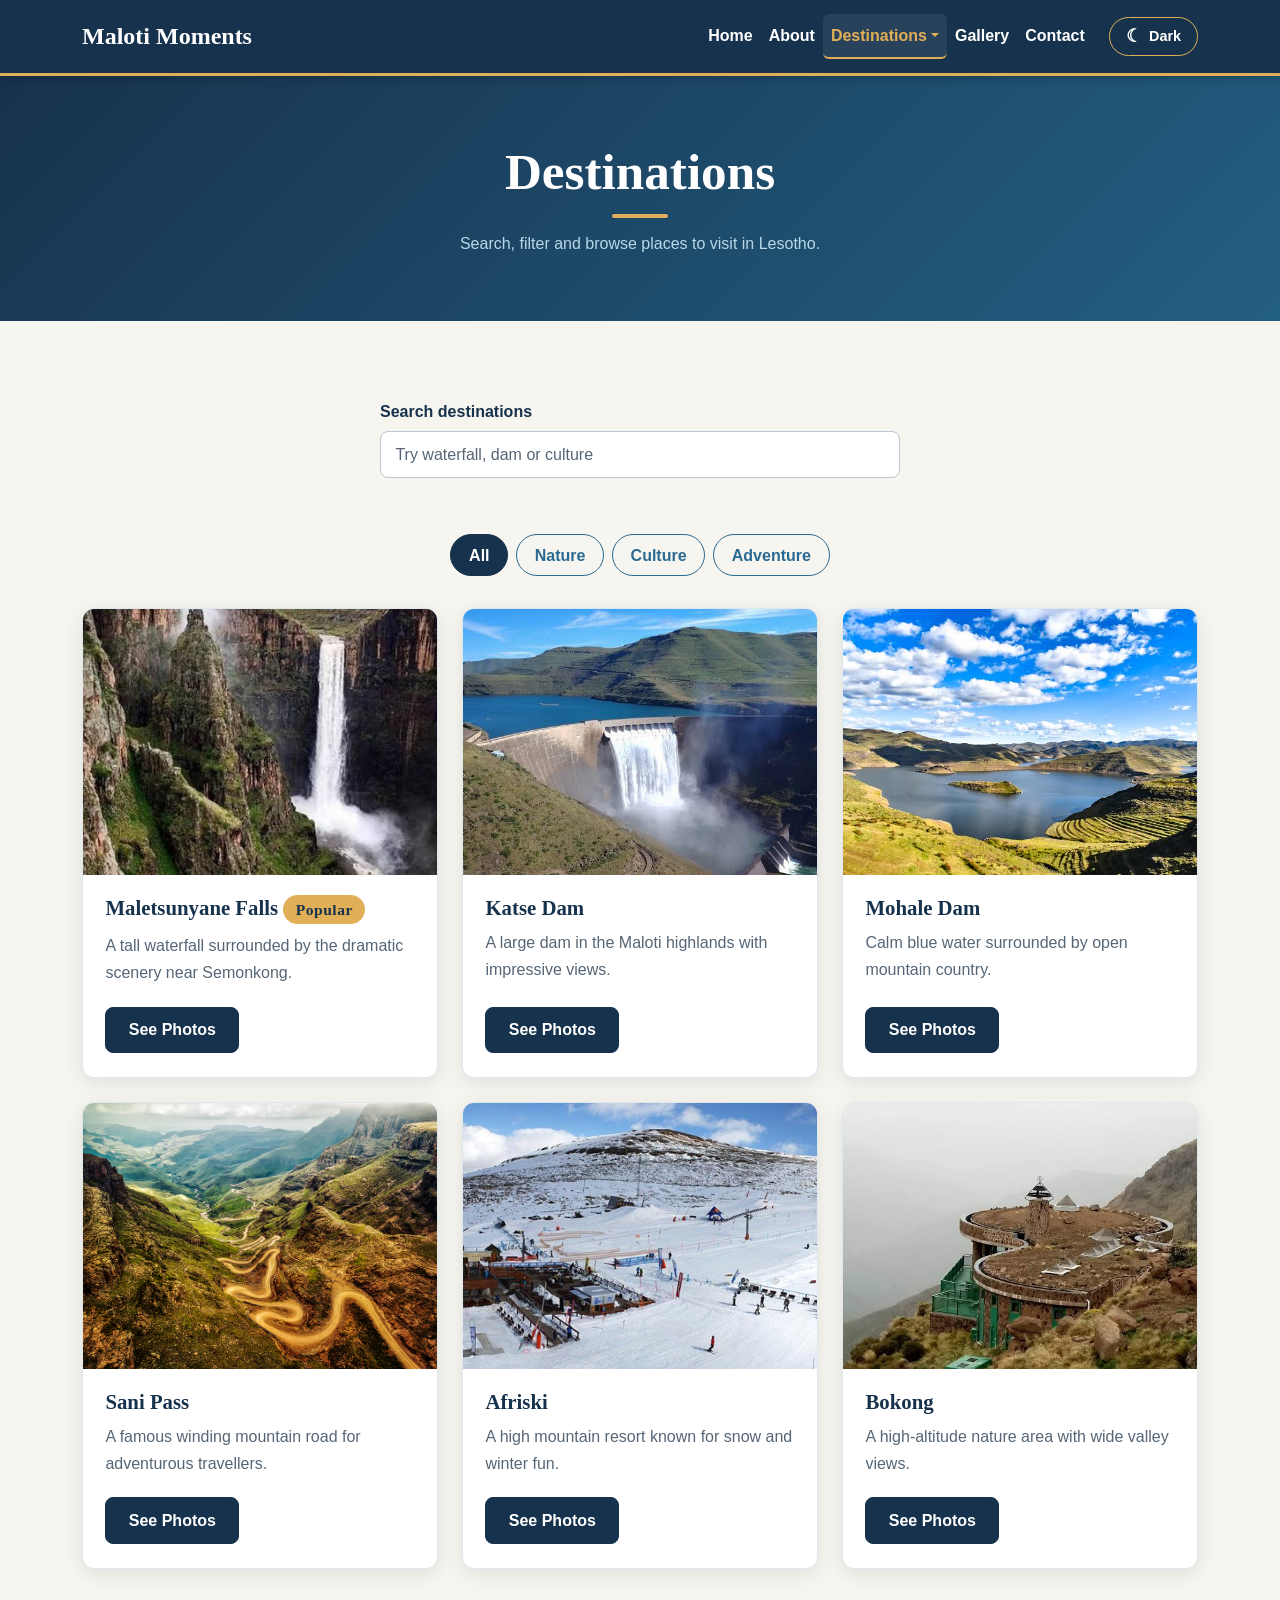
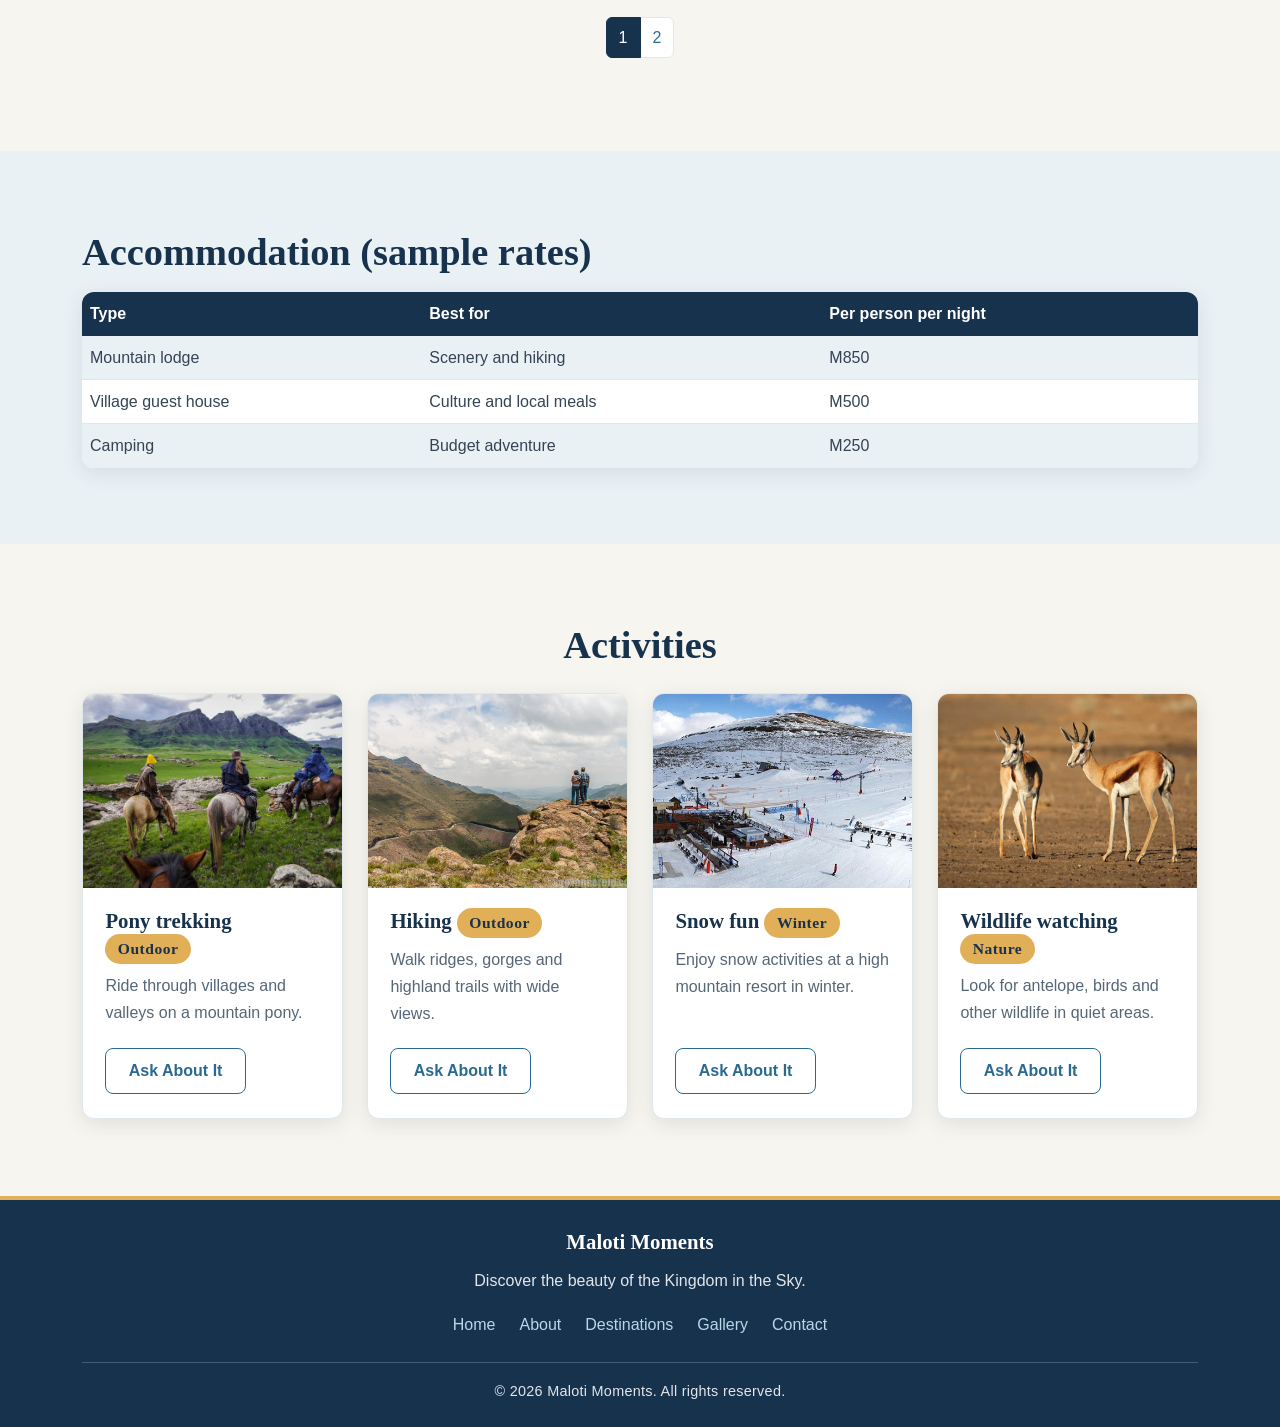
<file: destinations.html>
<!DOCTYPE html>
<html lang="en" data-bs-theme="light">
    <head>
        <meta charset="UTF-8">
        <meta name="viewport" content="width=device-width, initial-scale=1.0">
        <title>Destinations | Maloti Moments</title>
        <meta name="description" content="Search, filter and browse places to visit in Lesotho.">

        <script>
            (function () {
                try {
                    var saved = localStorage.getItem("theme");
                    if (saved === "dark" || saved === "light") {
                        document.documentElement.setAttribute("data-bs-theme", saved);
                    }
                } catch (e) { }
            })();
        </script>

        <link href="https://cdn.jsdelivr.net/npm/bootstrap@5.3.3/dist/css/bootstrap.min.css" rel="stylesheet">
        <link rel="icon" href="images/logo.svg" type="image/svg+xml">

        <link rel="stylesheet" href="style.css">
    </head>

    <body>
        <a class="skip-link" href="#main-content">Skip to main content</a>

        <header>
            <nav class="navbar navbar-expand-md navbar-dark" aria-label="Main navigation">
                <div class="container">
                    <a class="navbar-brand" href="index.html"><span>Maloti Moments</span></a>
                    <button class="navbar-toggler"
                            type="button"
                            data-bs-toggle="collapse"
                            data-bs-target="#mainNavigation"
                            aria-controls="mainNavigation"
                            aria-expanded="false"
                            aria-label="Toggle navigation">
                        <span class="navbar-toggler-icon"></span>
                    </button>
                    <div class="collapse navbar-collapse" id="mainNavigation">
                        <ul class="navbar-nav ms-auto align-items-md-center">
                            <li class="nav-item"><a class="nav-link" href="index.html">Home</a></li>
                            <li class="nav-item"><a class="nav-link" href="about.html">About</a></li>
                            <li class="nav-item dropdown">
                                <a class="nav-link dropdown-toggle active"
                                   href="#"
                                   role="button"
                                   data-bs-toggle="dropdown"
                                   aria-expanded="false"
                                   aria-current="page">Destinations</a>
                                <ul class="dropdown-menu">
                                    <li>
                                        <a class="dropdown-item" href="destinations.html">Places to visit</a>
                                    </li>
                                    <li>
                                        <a class="dropdown-item" href="destinations.html#accommodation">
                                            Accommodation
                                        </a>
                                    </li>
                                    <li>
                                        <a class="dropdown-item" href="destinations.html#activities">
                                            Activities
                                        </a>
                                    </li>
                                </ul>
                            </li>
                            <li class="nav-item"><a class="nav-link" href="gallery.html">Gallery</a></li>
                            <li class="nav-item"><a class="nav-link" href="contact.html">Contact</a></li>
                            <li class="nav-item ms-md-3">
                                <button id="themeToggle"
                                        class="theme-toggle"
                                        type="button"
                                        aria-pressed="false"
                                        aria-label="Switch to dark mode">
                                    <span class="theme-toggle-icon" aria-hidden="true">&#9790;</span>
                                    <span class="theme-toggle-text">Dark</span>
                                </button>
                            </li>
                        </ul>
                    </div>
                </div>
            </nav>
        </header>

        <main id="main-content">
            <div class="page-header">
                <div class="container">
                    <h1>Destinations</h1>
                    <p>Search, filter and browse places to visit in Lesotho.</p>
                </div>
            </div>

            <section class="content-section">
                <div class="container">
                    <div class="search-area mx-auto mb-4">
                        <label for="destinationSearch" class="form-label">Search destinations</label>
                        <input type="search"
                               id="destinationSearch"
                               class="form-control"
                               placeholder="Try waterfall, dam or culture"
                               aria-describedby="searchMessage">
                        <p id="searchMessage" class="mt-2" aria-live="polite"></p>
                    </div>
                    <div class="filter-bar" role="group" aria-label="Filter by category">
                        <button class="filter-btn active" type="button" data-filter="All" aria-pressed="true">
                            All
                        </button>
                        <button class="filter-btn" type="button" data-filter="Nature" aria-pressed="false">
                            Nature
                        </button>
                        <button class="filter-btn" type="button" data-filter="Culture" aria-pressed="false">
                            Culture
                        </button>
                        <button class="filter-btn" type="button" data-filter="Adventure" aria-pressed="false">
                            Adventure
                        </button>
                    </div>
                    <div class="row g-4" id="destinationGrid"></div>
                    <nav class="mt-5" aria-label="Destination pages">
                        <ul class="pagination" id="destPagination"></ul>
                    </nav>
                </div>
            </section>

            <section class="content-section">
                <div class="container">
                    <h2 class="mb-3" id="accommodation">Accommodation (sample rates)</h2>
                    <div class="table-responsive">
                        <table class="table table-striped table-hover">
                            <caption class="visually-hidden">Sample accommodation types and prices</caption>
                            <thead>
                                <tr>
                                    <th scope="col">Type</th>
                                    <th scope="col">Best for</th>
                                    <th scope="col">Per person per night</th>
                                </tr>
                            </thead>
                            <tbody>
                                <tr>
                                    <td>Mountain lodge</td>
                                    <td>Scenery and hiking</td>
                                    <td>M850</td>
                                </tr>
                                <tr>
                                    <td>Village guest house</td>
                                    <td>Culture and local meals</td>
                                    <td>M500</td>
                                </tr>
                                <tr>
                                    <td>Camping</td>
                                    <td>Budget adventure</td>
                                    <td>M250</td>
                                </tr>
                            </tbody>
                        </table>
                    </div>
                </div>
            </section>

            <section class="content-section">
                <div class="container">
                    <h2 class="mb-4 text-center" id="activities">Activities</h2>
                    <div class="row g-4">
                        <div class="col-12 col-sm-6 col-xl-3">
                            <article class="destination-card h-100">
                                <div class="destination-image-wrap">
                                    <img src="images/gallery-horses.jpg"
                                         class="destination-image"
                                         alt="Riders on Basotho horses in the mountains"
                                         loading="lazy">
                                </div>
                                <div class="destination-content">
                                    <h3>Pony trekking <span class="badge badge-gold">Outdoor</span></h3>
                                    <p>Ride through villages and valleys on a mountain pony.</p>
                                    <a href="contact.html" class="btn btn-outline-primary">Ask About It</a>
                                </div>
                            </article>
                        </div>
                        <div class="col-12 col-sm-6 col-xl-3">
                            <article class="destination-card h-100">
                                <div class="destination-image-wrap">
                                    <img src="images/gallery-hiking.jpg"
                                         class="destination-image"
                                         alt="Hikers on a mountain ridge"
                                         loading="lazy">
                                </div>
                                <div class="destination-content">
                                    <h3>Hiking <span class="badge badge-gold">Outdoor</span></h3>
                                    <p>Walk ridges, gorges and highland trails with wide views.</p>
                                    <a href="contact.html" class="btn btn-outline-primary">Ask About It</a>
                                </div>
                            </article>
                        </div>
                        <div class="col-12 col-sm-6 col-xl-3">
                            <article class="destination-card h-100">
                                <div class="destination-image-wrap">
                                    <img src="images/destination-afriski.jpg"
                                         class="destination-image"
                                         alt="Snow-covered slopes at Afriski"
                                         loading="lazy">
                                </div>
                                <div class="destination-content">
                                    <h3>Snow fun <span class="badge badge-gold">Winter</span></h3>
                                    <p>Enjoy snow activities at a high mountain resort in winter.</p>
                                    <a href="contact.html" class="btn btn-outline-primary">Ask About It</a>
                                </div>
                            </article>
                        </div>
                        <div class="col-12 col-sm-6 col-xl-3">
                            <article class="destination-card h-100">
                                <div class="destination-image-wrap">
                                    <img src="images/gallery-wildlife.jpg"
                                         class="destination-image"
                                         alt="Antelope standing in dry grassland"
                                         loading="lazy">
                                </div>
                                <div class="destination-content">
                                    <h3>Wildlife watching <span class="badge badge-gold">Nature</span></h3>
                                    <p>Look for antelope, birds and other wildlife in quiet areas.</p>
                                    <a href="contact.html" class="btn btn-outline-primary">Ask About It</a>
                                </div>
                            </article>
                        </div>
                    </div>
                </div>
            </section>
        </main>

        <footer class="text-center py-4">
            <div class="container">
                <p class="mb-2"><strong>Maloti Moments</strong></p>
                <p>Discover the beauty of the Kingdom in the Sky.</p>
                <div class="footer-links mb-3">
                    <a href="index.html">Home</a>
                    <a href="about.html">About</a>
                    <a href="destinations.html">Destinations</a>
                    <a href="gallery.html">Gallery</a>
                    <a href="contact.html">Contact</a>
                </div>
                <div class="footer-bottom">
                    <p class="mb-0">
                        &copy; <span id="currentYear">2026</span> Maloti
                        Moments. All rights reserved.
                    </p>
                </div>
            </div>
        </footer>

        <script src="https://cdn.jsdelivr.net/npm/bootstrap@5.3.3/dist/js/bootstrap.bundle.min.js"></script>

        <script src="scripts.js"></script>
    </body>
</html>
</file>
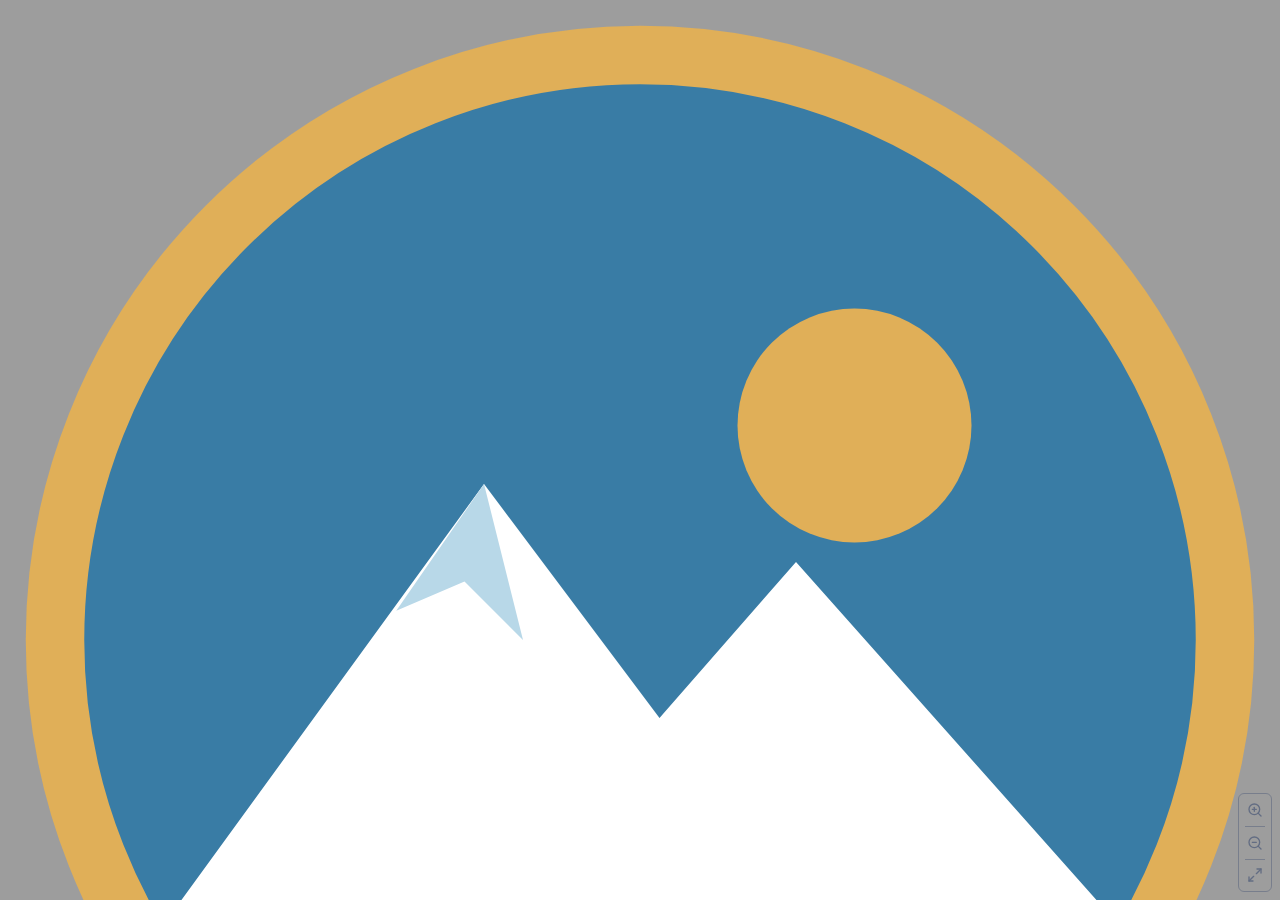
<file: images/logo_files/saved_resource.html>
<!DOCTYPE html>
<!-- saved from url=(0141)https://www.claudeusercontent.com/?domain=claude.ai&parentOrigin=https%3A%2F%2Fclaude.ai&errorReportingMode=parent&formattedSpreadsheets=true -->
<html lang="en"><head><meta http-equiv="Content-Type" content="text/html; charset=UTF-8"><meta name="viewport" content="width=device-width, initial-scale=1"><link rel="stylesheet" href="./41x0yg7ew-kdi.css" data-precedence="next"><link rel="stylesheet" href="./2dxcd0lsle6xu.css" data-precedence="next"><link rel="preload" as="script" fetchpriority="low" href="./2ra52k1pgkjys.js.download"><script src="./2wqrg77y3iu71.js.download" async=""></script><script src="./11qeebsnbxh49.js.download" async=""></script><script src="./13x9zgylurget.js.download" async=""></script><script src="./turbopack-2c3mg3r-05n1w.js.download" async=""></script><script src="./02e0-o9q39_7h.js.download" async=""></script><script src="./3ppmqbd4iz3j3.js.download" async=""></script><script src="./25m9v6dc2mg5_.js.download" async=""></script><script src="./3pe5c4ho-batr.js.download" async=""></script><script src="./0wucl3j5wgad3.js.download" async=""></script><script src="./2ufokrsb6enr-.js.download" async=""></script><script src="./0v7t6d7207aty.js.download" async=""></script><script src="./1kd1-aixxrqw-.js.download" async=""></script><script src="./43dk73tdtt8we.js.download" async=""></script><script src="./135sd-5pxkhcj.js.download" async=""></script><script src="./1eoj0wlq-ghv6.js.download" async=""></script><script src="./21r4lyxp60tty.js.download" async=""></script><script src="./3rtbq5q47y-py.js.download" async=""></script><script src="./0iu0xjcdl9vj6.js.download" async=""></script><title>Claude User Content</title><meta name="description" content="Talk with Claude, an AI assistant from Anthropic"><script src="./0cz1d0mv5g_q7.js.download" nomodule=""></script><link rel="preconnect" crossorigin="" href="https://www.claudeusercontent.com/"><script src="./41rpjhva0qd65.js.download"></script><script src="./3q-o6m8-yglrw.js.download"></script><style type="text/css">.transform-component-module_wrapper__SPB86 {
  position: relative;
  width: -moz-fit-content;
  width: fit-content;
  height: -moz-fit-content;
  height: fit-content;
  overflow: hidden;
  -webkit-touch-callout: none; /* iOS Safari */
  -webkit-user-select: none; /* Safari */
  -khtml-user-select: none; /* Konqueror HTML */
  -moz-user-select: none; /* Firefox */
  -ms-user-select: none; /* Internet Explorer/Edge */
  user-select: none;
  margin: 0;
  padding: 0;
}
.transform-component-module_content__FBWxo {
  display: flex;
  flex-wrap: wrap;
  width: -moz-fit-content;
  width: fit-content;
  height: -moz-fit-content;
  height: fit-content;
  margin: 0;
  padding: 0;
  transform-origin: 0% 0%;
}
.transform-component-module_content__FBWxo img {
  pointer-events: none;
}
</style><link rel="stylesheet" href="./0fh32e42xcjvt.css"><script src="./2617-_0z7ocmm.js.download"></script></head><body><div hidden=""><!--$--><!--/$--></div><!--$--><!--$--><!--/$--><!--/$--><script id="_R_">(globalThis["TURBOPACK"] || (globalThis["TURBOPACK"] = [])).push({"otherChunks":["static/chunks/2ra52k1pgkjys.js","static/chunks/2wqrg77y3iu71.js","static/chunks/11qeebsnbxh49.js","static/chunks/13x9zgylurget.js"],"runtimeModuleIds":[494553]});</script><script src="./2ra52k1pgkjys.js.download" async=""></script><script>(self.__next_f=self.__next_f||[]).push([0])</script><script>self.__next_f.push([1,"1:\"/_next/static/chunks/02e0-o9q39_7h.js\"\n2:\"/_next/static/chunks/3ppmqbd4iz3j3.js\"\n3:\"LoadingBoundaryProvider\"\n4:I[339756,[\"$1\",\"$2\"],\"$3\"]\n5:\"$Sreact.fragment\"\n8:I[347257,[\"$1\",\"$2\"],\"ClientPageRoot\"]\n9:\"/_next/static/chunks/25m9v6dc2mg5_.js\"\na:\"/_next/static/chunks/3pe5c4ho-batr.js\"\nb:\"/_next/static/chunks/0wucl3j5wgad3.js\"\nc:\"/_next/static/chunks/2ufokrsb6enr-.js\"\nd:\"/_next/static/chunks/0v7t6d7207aty.js\"\ne:\"/_next/static/chunks/1kd1-aixxrqw-.js\"\nf:\"/_next/static/chunks/43dk73tdtt8we.js\"\n10:\"/_next/static/chunks/135sd-5pxkhcj.js\"\n11:\"/_next/static/chunks/1eoj0wlq-ghv6.js\"\n12:\"/_next/static/chunks/21r4lyxp60tty.js\"\n13:\"/_next/static/chunks/3rtbq5q47y-py.js\"\n14:\"/_next/static/chunks/0iu0xjcdl9vj6.js\"\n15:I[345487,[\"$1\",\"$2\",\"$9\",\"$a\",\"$b\",\"$c\",\"$d\",\"$e\",\"$f\",\"$10\",\"$11\",\"$12\",\"$13\",\"$14\"],\"default\"]\n16:I[897367,[\"$1\",\"$2\"],\"OutletBoundary\"]\n17:\"$Sreact.suspense\"\n19:\"ViewportBoundary\"\n1a:I[897367,[\"$1\",\"$2\"],\"$19\"]\n1c:\"MetadataBoundary\"\n1d:I[897367,[\"$1\",\"$2\"],\"$1c\"]\n1f:I[168027,[\"$1\",\"$2\"],\"default\",1]\n:HL[\"/_next/static/chunks/41x0yg7ew-kdi.css\",\"style\"]\n:HC[\"/\",\"\"]\n:HL[\"/_next/static/chunks/2dxcd0lsle6xu.css\",\"style\"]\n7:[[\"children\",{\"s\":\"__PAGE__\",\"d\":{\"r\":[\"$\",\"$5\",\"c\",{\"children\":[[\"$\",\"$L8\",null,{\"Component\":\"$15\",\"serverProvidedParams\":{\"searchParams\":{\"domain\":\"claude.ai\",\"parentOrigin\":\"https://claude.ai\",\"errorReportingMode\":\"parent\",\"formattedSpreadsheets\":\"true\"},\"params\":{},\"promises\":null}}],[[\"$\",\"link\",\"0\",{\"rel\":\"stylesheet\",\"href\":\"/_next/static/chunks/2dxcd0lsle6xu.css\",\"precedence\":\"next\",\"crossOrigin\":\"$undefined\",\"nonce\":\"$undefined\"}],[\"$\",\"script\",\"script-0\",{\"src\":\"/_next/static/chunks/25m9v6dc2mg5_.js\",\"async\":true,\"nonce\":\"$undefined\"}],[\"$\",\"script\",\"script-1\",{\"src\":\"/_next/static/chunks/3pe5c4ho-batr.js\",\"async\":true,\"nonce\":\"$undefined\"}],[\"$\",\"script\",\"script-2\",{\"src\":\"/_next/static/chunks/0wucl3j5wgad3.js\",\"async\":true,\"nonce\":\"$undefined\"}],[\"$\",\"script\",\"script-3\",{\"src\":\"/_next/static/chunks/2ufokrsb6enr-.js\",\"async\":true,\"nonce\":\"$undefined\"}],[\"$\",\"script\",\"script-4\",{\"src\":\"/_next/static/chunks/0v7t6d7207aty.js\",\"async\":true,\"nonce\":\"$undefined\"}],[\"$\",\"script\",\"script-5\",{\"src\":\"/_next/static/chunks/1kd1-aixxrqw-.js\",\"async\":true,\"nonce\":\"$undefined\"}],[\"$\",\"script\",\"script-6\",{\"src\":\"/_next/static/chunks/43dk73tdtt8we.js\",\"async\":true,\"nonce\":\"$undefined\"}],[\"$\",\"script\",\"script-7\",{\"src\":\"/_next/static/chunks/135sd-5pxkhcj.js\",\"async\":true,\"nonce\":\"$undefined\"}],[\"$\",\"script\",\"script-8\",{\"src\":\"/_next/static/chunks/1eoj0wlq-ghv6.js\",\"async\":true,\"nonce\":\"$undefined\"}],[\"$\",\"script\",\"script-9\",{\"src\":\"/_next/static/chunks/21r4lyxp60tty.js\",\"async\":true,\"nonce\":\"$undefined\"}],[\"$\",\"script\",\"script-10\",{\"src\":\"/_next/static/chunks/3rtbq5q47y-py.js\",\"async\":true,\"nonce\":\"$undefined\"}],[\"$\",\"script\",\"script-11\",{\"src\":\"/_next/static/chunks/0iu0xjcdl9vj6.js\",\"async\":true,\"nonce\":\"$undefined\"}]],[\"$\",\"$L16\",null,{\"children\":[\"$\",\"$17\",null,{\"name\":\"Next.MetadataOutlet\",\"children\":\"$@18\"}]}]]}],\"p\":false,\"v\":null}}]]\n0:{\"P\":null,\"c\":[\"\",\"?domain=claude.ai\u0026parentOrigin=https%3A%2F%2Fclaude.ai\u0026errorReportingMode=parent\u0026formattedSpreadsheets=true\"],\"q\":\"?domain=claude.ai\u0026parentOrigin=https%3A%2F%2Fclaude.ai\u0026errorReportingMode=parent\u0026formattedSpreadsheets=true\",\"i\":false,\"t\":{\"t\":{\"s\":\"\",\"h\":20,\"d\":{\"r\":[\"$\",\"$L4\",null,{\"loading\":[[\"$\",\"div\",\"l\",{\"className\":\"loader\"}],[],null],\"children\":[\"$\",\"$5\",\"c\",{\"children\":[[[\"$\",\"link\",\"0\",{\"rel\":\"stylesheet\",\"href\":\"/_next/static/chunks/41x0yg7ew-kdi.css\",\"precedence\":\"next\",\"crossOrigin\":\"$undefined\",\"nonce\":\"$undefined\"}],[\"$\",\"script\",\"script-0\",{\"src\":\"/_next/static/chunks/02e0-o9q39_7h.js\",\"async\":true,\"nonce\":\"$undefined\"}],[\"$\",\"script\",\"script-1\",{\"src\":\"/_next/static/chunks/3ppmqbd4iz3j3.js\",\"async\":true,\"nonce\":\"$undefined\"}]],\"$L6\"]}]}],\"p\":false,\"v\":null},\"c\":\"$Q7\"},\"h\":{\"r\":[\"$\",\"$5\",\"h\",{\"children\":[null,[\"$\",\"$L1a\",null,{\"children\":\"$L1b\"}],[\"$\",\"$L1d\",null,{\"children\":[[\"$\",\"div\",null,{\"hidden\":true,\"children\":[\"$\",\"$17\",null,{\"name\":\"Next.Metadata\",\"children\":\"$L1e\"}]}],null]}],null]}],\"p\":false,\"v\":null}},\"m\":\"$undefined\",\"G\":[\"$1f\",[[\"$\",\"link\",\"0\",{\"rel\":\"stylesheet\",\"href\":\"/_next/static/chunks/41x0yg7ew-kdi.css\",\"precedence\":\"next\",\"crossOrigin\":\"$undefined\",\"nonce\":\"$undefined\"}]]],\"S\":false,\"r\":\"$undefined\",\"s\":\"$undefined\",\"a\":\"$undefined\",\"l\":\"$undefined\",\"p\":\"$undefined\",\"d\":\"$undefined\",\"b\":\"r6v-AyvTLBfTAuA3k6sE9\"}\n20:\"ClientConfigurationProvider\"\n21:I[806369,[\"$1\",\"$2\"],\"$20\"]\n22:I[450537,[\"$1\",\"$2\"],\"Providers\"]\n23:I[339756,[\"$1\",\"$2\"],\"default\"]\n24:I[837457,[\"$1\",\"$2\"],\"default\"]\n6:[\"$\",\"html\",null,{\"lang\":\"en\",\"className\":\"$undefined\",\"data-color-mode\":\"$undefined\",\"children\":[\"$\",\"body\",null,{\"children\":[\"$\",\"$L21\",null,{\"value\":{\"defaultParentOrigin\":\"claude.ai\",\"allowedParentOrigins\":[\"https://claude.ai\"]},\"children\":[\"$\",\"$L22\",null,{\"children\":[\"$\",\"$L23\",null,{\"parallelRouterKey\":\"children\",\"error\":\"$undefined\",\"errorStyles\":\"$undefined\",\"errorScripts\":\"$undefined\",\"template\":[\"$\",\"$L24\",null,{}],\"templateStyles\":\"$undefined\",\"templateScripts\":\"$undefined\",\"notFound\":[[[\"$\",\"title\",null,{\"children\":\"404: This page could not be found.\"}],[\"$\",\"div\",null,{\"style\":{\"fontFamily\":\"system-ui,\\\"Segoe UI\\\",Roboto,Helvetica,Arial,sans-serif,\\\"Apple Color Emoji\\\",\\\"Segoe UI Emoji\\\"\",\"height\":\"100vh\",\"textAlign\":\"center\",\"display\":\"flex\",\"flexDirection\":\"column\",\"alignItems\":\"center\",\"justifyContent\":\"center\"},\"children\":[\"$\",\"div\",null,{\"children\":[[\"$\",\"style\",null,{\"dangerouslySetInnerHTML\":{\"__html\":\"body{color:#000;background:#fff;margin:0}.next-error-h1{border-right:1px solid rgba(0,0,0,.3)}@media (prefers-color-scheme:dark){body{color:#fff;background:#000}.next-error-h1{border-right:1px solid rgba(255,255,255,.3)}}\"}}],[\"$\",\"h1\",null,{\"className\":\"next-error-h1\",\"style\":{\"display\":\"inline-block\",\"margin\":\"0 20px 0 0\",\"padding\":\"0 23px 0 0\",\"fontSize\":24,\"fontWeight\":500,\"verticalAlign\":\"top\",\"lineHeight\":\"49px\"},\"children\":404}],[\"$\",\"div\",null,{\"style\":{\"display\":\"inline-block\"},\"children\":[\"$\",\"h2\",null,{\"style\":{\"fontSize\":14,\"fontWeight\":400,\"lineHeight\":\"49px\",\"margin\":0},\"children\":\"This page could not be found.\"}]}]]}]}]],[]],\"forbidden\":\"$undefined\",\"unauthorized\":\"$undefined\"}]}]}]}]}]\n1b:[[\"$\",\"meta\",\"0\",{\"charSet\":\"utf-8\"}],[\"$\",\"meta\",\"1\",{\"name\":\"viewport\",\"content\":\"width=device-width, initial-scale=1\"}]]\n18:null\n1e:[[\"$\",\"title\",\"0\",{\"children\":\"Claude User Content\"}],[\"$\",\"meta\",\"1\",{\"name\":\"description\",\"content\":\"Talk with Claude, an AI assistant from Anthropic\"}]]\n"])</script><next-route-announcer style="position: absolute;"><template shadowrootmode="open"><div aria-live="assertive" id="__next-route-announcer__" role="alert" style="position: absolute; border: 0px; height: 1px; margin: -1px; padding: 0px; width: 1px; clip: rect(0px, 0px, 0px, 0px); overflow: hidden; white-space: nowrap; overflow-wrap: normal;"><span></span></div></template></next-route-announcer><div class="h-screen w-full [&amp;&gt;.react-transform-wrapper&gt;.react-transform-component]:flex [&amp;&gt;.react-transform-wrapper&gt;.react-transform-component]:h-full [&amp;&gt;.react-transform-wrapper&gt;.react-transform-component]:w-full [&amp;&gt;.react-transform-wrapper&gt;.react-transform-component]:cursor-move [&amp;&gt;.react-transform-wrapper&gt;.react-transform-component]:items-center [&amp;&gt;.react-transform-wrapper&gt;.react-transform-component]:justify-center [&amp;&gt;.react-transform-wrapper&gt;.react-transform-component]:p-4 [&amp;&gt;.react-transform-wrapper]:h-full [&amp;&gt;.react-transform-wrapper]:w-full" style="background-color: rgba(94, 94, 94, 0.608); color: rgb(0, 0, 0);"><div class="absolute bottom-2 right-2 z-10 flex flex-col"><div class="flex flex-col gap-0.5 rounded-md border-[0.5px] border-[#636d83a0] p-0.5"><button class="inline-flex items-center justify-center whitespace-nowrap rounded-md text-sm font-medium transition-colors focus-visible:outline-none focus-visible:ring-1 focus-visible:ring-ring disabled:pointer-events-none disabled:opacity-50 border border-input bg-background shadow-sm hover:bg-accent hover:text-accent-foreground h-9 px-4 py-2 flex !h-7 !w-7 items-center justify-center !border-0 !bg-transparent !px-0 !text-[#636D83] !shadow-none hover:!bg-[#3338421f]" aria-label="Zoom in" title="Zoom in"><svg xmlns="http://www.w3.org/2000/svg" width="16" height="16" viewBox="0 0 24 24" fill="none" stroke="currentColor" stroke-width="2" stroke-linecap="round" stroke-linejoin="round" class="lucide lucide-zoom-in" aria-hidden="true"><circle cx="11" cy="11" r="8"></circle><line x1="21" x2="16.65" y1="21" y2="16.65"></line><line x1="11" x2="11" y1="8" y2="14"></line><line x1="8" x2="14" y1="11" y2="11"></line></svg></button><div class="h-[0.5px] w-full px-1"><hr class="border-b-[0.5px] border-t-0 border-[#636D83a0]"></div><button class="inline-flex items-center justify-center whitespace-nowrap rounded-md text-sm font-medium transition-colors focus-visible:outline-none focus-visible:ring-1 focus-visible:ring-ring disabled:pointer-events-none disabled:opacity-50 border border-input bg-background shadow-sm hover:bg-accent hover:text-accent-foreground h-9 px-4 py-2 flex !h-7 !w-7 items-center justify-center !border-0 !bg-transparent !px-0 !text-[#636D83] !shadow-none hover:!bg-[#3338421f]" aria-label="Zoom out" title="Zoom out"><svg xmlns="http://www.w3.org/2000/svg" width="16" height="16" viewBox="0 0 24 24" fill="none" stroke="currentColor" stroke-width="2" stroke-linecap="round" stroke-linejoin="round" class="lucide lucide-zoom-out" aria-hidden="true"><circle cx="11" cy="11" r="8"></circle><line x1="21" x2="16.65" y1="21" y2="16.65"></line><line x1="8" x2="14" y1="11" y2="11"></line></svg></button><div class="h-[0.5px] w-full px-1"><hr class="border-b-[0.5px] border-t-0 border-[#636D83a0]"></div><button class="inline-flex items-center justify-center whitespace-nowrap rounded-md text-sm font-medium transition-colors focus-visible:outline-none focus-visible:ring-1 focus-visible:ring-ring disabled:pointer-events-none disabled:opacity-50 border border-input bg-background shadow-sm hover:bg-accent hover:text-accent-foreground h-9 px-4 py-2 flex !h-7 !w-7 items-center justify-center !border-0 !bg-transparent !px-0 !text-[#636D83] !shadow-none hover:!bg-[#3338421f]" aria-label="Enter full screen" title="Enter full screen"><svg xmlns="http://www.w3.org/2000/svg" width="16" height="16" viewBox="0 0 24 24" fill="none" stroke="currentColor" stroke-width="2" stroke-linecap="round" stroke-linejoin="round" class="lucide lucide-maximize2" aria-hidden="true"><polyline points="15 3 21 3 21 9"></polyline><polyline points="9 21 3 21 3 15"></polyline><line x1="21" x2="14" y1="3" y2="10"></line><line x1="3" x2="10" y1="21" y2="14"></line></svg></button></div></div><div class="react-transform-wrapper transform-component-module_wrapper__SPB86 "><div class="react-transform-component transform-component-module_content__FBWxo " style="transform: translate(0px, 0px) scale(1);"><div id="artifacts-component-root-svg" class="h-full w-full"><svg xmlns="http://www.w3.org/2000/svg" viewBox="0 0 64 64" role="img" aria-label="Maloti Moments logo"><metadata>[base64]/[base64]/[base64]/+kyVzzdIaiY3VybHgpc2VsZiNqdW1iZj1jMnBhLmFzc2VydGlvbnMvYzJwYS5oYXNoLmRhdGFkaGFzaFggJW6zMJ7N1xn8DezoiiQbAVJGwBoF/[base64]/[base64]/3cyjxFA3Qo5S46fX0/ihY0VZ7mfb9KF703t5OjWDBWMA4GA1UdDwEB/wQEAwIHgDAVBgNVHSUEDjAMBgorBgEEAYPoXgIBMAwGA1UdEwEB/wQCMAAwHwYDVR0jBBgwFoAUzlHiBIFOZFsj+OPEz5o+nMHXXMIwCgYIKoZIzj0EAwMDZwAwZAIwMXMdFJ4BetLLVY7ORuE9noqbbAZOZn/aArXyTwFAZfKrPzxF2vPoJNf1+UCdg1XGAjBwX1zd9WGqYkqmL5SFqw1QySjr1zJfpJM9+1rdDwSPLMOPOjKuiXjoU/[base64]/9koaEfqAT4K0tyH6MLG1eU1rUJUOhHW8ckWorQU7Gr5BMFn6hWF/OYmfLOtEsKkHRctOzAyZynM=</metadata>
  <circle cx="32" cy="32" r="30" fill="#397CA5" stroke="#E0AF58" stroke-width="3"></circle>
  <circle cx="43" cy="21" r="6" fill="#E0AF58"></circle>
  <path d="M8 46 L24 24 L33 36 L40 28 L56 46 Z" fill="#FFFFFF"></path>
  <path d="M24 24 L19.5 30.5 L23 29 L26 32 Z" fill="#B8D8E8"></path>
  <path d="M5.5 46 H58.5 A30 30 0 0 1 5.5 46 Z" fill="#17324D"></path>
  <path d="M14 52 Q23 48 32 52 T50 52" fill="none" stroke="#E0AF58" stroke-width="2" stroke-linecap="round"></path>
</svg>
</div></div></div></div></body></html>
</file>
<file: style.css>
:root {
    --navy: #17324D;
    --blue: #397CA5;
    --blue-dark: #2A6A92;
    --sky: #B8D8E8;
    --cream: #F7F5EF;
    --gold: #E0AF58;
    --gold-light: #F0C777;
    --bg: var(--cream);
    --bg-alt: #EAF1F5;
    --surface: #FFFFFF;
    --text: #344454;
    --heading: var(--navy);
    --muted: #566676;
    --link: var(--blue-dark);
    --link-hover: var(--navy);
    --label: var(--blue-dark);
    --border: #DFE7EC;
    --input-bg: #FFFFFF;
    --input-border: #B9C7D1;
    --focus: var(--blue-dark);
    --danger-text: #B02A37;
    --success-text: #146C43;
    --nav-bg: var(--navy);
    --footer-bg: var(--navy);
    --btn-bg: var(--navy);
    --btn-hover: var(--blue-dark);
    --btn-text: #FFFFFF;
    --btn-hover-text: #FFFFFF;
    --shadow: 0 5px 20px rgba(23, 50, 77, 0.10);
    --shadow-hover: 0 12px 28px rgba(23, 50, 77, 0.17);
    --radius: 12px;
}

:root[data-bs-theme="dark"],
body.dark-mode {
    color-scheme: dark;
    --bg: #101B28;
    --bg-alt: #142335;
    --surface: #1B2B3D;
    --text: #D6E0EA;
    --heading: #F7F5EF;
    --muted: #AEBDCA;
    --link: #7CC0E6;
    --link-hover: var(--gold);
    --label: var(--gold);
    --border: #30465D;
    --input-bg: #142335;
    --input-border: #48627A;
    --focus: var(--gold);
    --danger-text: #FF8A94;
    --success-text: #75D9A6;
    --nav-bg: #0B1520;
    --footer-bg: #0B1520;
    --btn-bg: #7CC0E6;
    --btn-hover: var(--gold);
    --btn-text: #0B1520;
    --btn-hover-text: #0B1520;
    --shadow: 0 5px 20px rgba(0, 0, 0, 0.40);
    --shadow-hover: 0 12px 28px rgba(0, 0, 0, 0.55);
}

html {
    scroll-behavior: smooth;
    scroll-padding-top: 80px;
}

body {
    --bs-body-bg: var(--bg);
    --bs-body-color: var(--text);
    --bs-heading-color: var(--heading);
    --bs-border-color: var(--border);
    --bs-secondary-color: var(--muted);
    font-family: "Segoe UI", Arial, Helvetica, sans-serif;
    background-color: var(--bg);
    color: var(--text);
    line-height: 1.7;
}

body,
.navbar,
.destination-card,
.feature-box,
.booking-panel,
.contact-form,
.contact-info,
.form-control,
.form-select,
footer {
    transition: background-color .3s ease, color .3s ease, border-color .3s ease;
}

img {
    max-width: 100%;
    height: auto;
}

h1,
h2,
h3,
h4,
h5,
h6 {
    font-family: Georgia, "Times New Roman", serif;
    font-weight: 700;
    line-height: 1.25;
    color: var(--heading);
}

section h2 {
    font-size: clamp(1.7rem, 3vw, 2.5rem);
}

a {
    color: var(--link);
    text-decoration: none;
    transition: color .3s ease;
}

a:hover {
    color: var(--link-hover);
}

p a:not(.btn) {
    text-decoration: underline;
    text-underline-offset: 3px;
}

.text-muted {
    color: var(--muted) !important;
}

.skip-link {
    position: absolute;
    left: 12px;
    top: -60px;
    z-index: 2000;
    background: var(--gold);
    color: #111;
    padding: 8px 14px;
    border-radius: 6px;
    transition: top .2s;
}

.skip-link:focus {
    top: 12px;
    color: #111;
}

.navbar {
    background-color: var(--nav-bg);
    position: sticky;
    top: 0;
    z-index: 1030;
    padding-block: .7rem;
    box-shadow: 0 2px 10px rgba(0, 0, 0, .2);
}

.navbar-brand {
    font-family: Georgia, serif;
    font-size: 1.5rem;
    font-weight: 700;
    color: #fff;
}

.navbar-brand:hover {
    color: var(--gold);
}

.navbar .nav-link {
    color: rgba(255, 255, 255, .9);
    font-weight: 500;
    padding: .5rem .9rem;
    border-bottom: 2px solid transparent;
}

.navbar .nav-link:hover,
.navbar .nav-link.active {
    color: var(--gold);
    border-bottom-color: var(--gold);
}

.navbar-toggler:focus {
    box-shadow: 0 0 0 3px rgba(224, 175, 88, .45);
}

.dropdown-menu {
    --bs-dropdown-bg: var(--surface);
    --bs-dropdown-color: var(--text);
    --bs-dropdown-border-color: var(--border);
    --bs-dropdown-link-color: var(--text);
    --bs-dropdown-link-hover-color: var(--link-hover);
    --bs-dropdown-link-hover-bg: var(--bg-alt);
    --bs-dropdown-link-active-color: var(--btn-text);
    --bs-dropdown-link-active-bg: var(--btn-bg);
    border-radius: var(--radius);
    box-shadow: var(--shadow);
}

.theme-toggle {
    display: inline-flex;
    align-items: center;
    justify-content: center;
    gap: .45rem;
    padding: .4rem 1rem;
    border: 1px solid var(--gold);
    border-radius: 50px;
    background: transparent;
    color: #fff;
    font-size: .9rem;
    font-weight: 600;
    white-space: nowrap;
    cursor: pointer;
    transition: background-color .3s ease, color .3s ease;
}

.theme-toggle:hover {
    background: var(--gold);
    color: var(--navy);
}

.theme-toggle-icon {
    font-size: 1.1rem;
    line-height: 1;
}

.btn {
    border-radius: 8px;
    padding: .65rem 1.4rem;
    font-weight: 700;
    transition: all .3s ease;
}

.btn-primary {
    --bs-btn-color: var(--btn-text);
    --bs-btn-bg: var(--btn-bg);
    --bs-btn-border-color: var(--btn-bg);
    --bs-btn-hover-color: var(--btn-hover-text);
    --bs-btn-hover-bg: var(--btn-hover);
    --bs-btn-hover-border-color: var(--btn-hover);
    --bs-btn-active-color: var(--btn-hover-text);
    --bs-btn-active-bg: var(--btn-hover);
    --bs-btn-active-border-color: var(--btn-hover);
    --bs-btn-focus-shadow-rgb: 224, 175, 88;
}

.hero-section .btn-primary,
.cta-section .btn-primary,
.page-header .btn-primary {
    --bs-btn-color: var(--navy);
    --bs-btn-bg: var(--gold);
    --bs-btn-border-color: var(--gold);
    --bs-btn-hover-color: var(--navy);
    --bs-btn-hover-bg: var(--gold-light);
    --bs-btn-hover-border-color: var(--gold-light);
    --bs-btn-active-color: var(--navy);
    --bs-btn-active-bg: var(--gold-light);
    --bs-btn-active-border-color: var(--gold-light);
}

.btn-outline-primary {
    --bs-btn-color: var(--link);
    --bs-btn-border-color: var(--link);
    --bs-btn-hover-color: var(--btn-text);
    --bs-btn-hover-bg: var(--btn-bg);
    --bs-btn-hover-border-color: var(--btn-bg);
    --bs-btn-active-color: var(--btn-text);
    --bs-btn-active-bg: var(--btn-bg);
}

.btn-outline-light {
    --bs-btn-hover-color: var(--navy);
}

.hero-section {
    position: relative;
    display: flex;
    align-items: center;
    min-height: clamp(440px, 78vh, 680px);
    padding: 4rem 0;
    color: #fff;
    overflow: hidden;
    isolation: isolate;
}

.hero-bg {
    position: absolute;
    inset: 0;
    width: 100%;
    height: 100%;
    object-fit: cover;
    object-position: center;
    z-index: -2;
}

.hero-overlay {
    position: absolute;
    inset: 0;
    z-index: -1;
    background: linear-gradient(90deg, rgba(23, 50, 77, .9), rgba(23, 50, 77, .5) 55%, rgba(23, 50, 77, .2));
}

:root[data-bs-theme="dark"] .hero-overlay,
body.dark-mode .hero-overlay {
    background: linear-gradient(90deg, rgba(3, 9, 12, .92), rgba(3, 9, 12, .65) 55%, rgba(3, 9, 12, .4));
}

.hero-content {
    width: 100%;
}

.hero-content > * {
    max-width: 40rem;
}

.hero-section h1 {
    color: #fff;
    font-size: clamp(2.2rem, 5vw, 3.8rem);
    margin-bottom: 1rem;
}

.hero-label {
    color: var(--gold);
    font-weight: 700;
    font-size: .85rem;
    letter-spacing: .14em;
    text-transform: uppercase;
    margin-bottom: .75rem;
}

.hero-text {
    color: rgba(255, 255, 255, .93);
    font-size: 1.1rem;
    margin-bottom: 1.75rem;
}

.hero-buttons {
    display: flex;
    flex-wrap: wrap;
    gap: .75rem;
}

.page-header {
    background: linear-gradient(135deg, var(--navy), #235F82);
    color: #fff;
    padding: 4rem 0;
    text-align: center;
}

.page-header h1 {
    color: #fff;
    font-size: clamp(2rem, 4vw, 3.2rem);
    margin-bottom: .75rem;
}

.page-header p {
    max-width: 700px;
    margin: 0 auto;
    color: var(--sky);
}

.intro-section,
.why-visit-section {
    background: var(--bg);
}

.featured-section,
.booking-section,
#destinations {
    background: var(--bg-alt);
}

.intro-section,
.featured-section,
.why-visit-section,
.booking-section,
.content-section,
.cta-section {
    padding-block: clamp(3rem, 6vw, 5rem);
}

.content-section:nth-of-type(even) {
    background: var(--bg-alt);
}

.section-label {
    color: var(--label);
    font-size: .8rem;
    font-weight: 700;
    letter-spacing: .14em;
    text-transform: uppercase;
    margin-bottom: .5rem;
}

.section-description {
    max-width: 62ch;
    color: var(--muted);
}

.cta-section {
    background: var(--nav-bg);
    color: #fff;
    text-align: center;
}

.cta-section h2 {
    color: #fff;
}

.cta-section p {
    color: rgba(255, 255, 255, .9);
}

.destination-card,
.feature-box,
.booking-panel,
.contact-form,
.contact-info,
aside {
    background: var(--surface);
    color: var(--text);
    border: 1px solid var(--border);
    border-radius: var(--radius);
    box-shadow: var(--shadow);
}

.destination-card {
    display: flex;
    flex-direction: column;
    height: 100%;
    overflow: hidden;
}

.destination-card:hover {
    transform: translateY(-5px);
    box-shadow: var(--shadow-hover);
}

.destination-card {
    transition: transform .3s ease,
        box-shadow .3s ease,
        background-color .3s ease,
        border-color .3s ease;
}

.destination-image-wrap {
    aspect-ratio: 4 / 3;
    overflow: hidden;
    background: var(--bg-alt);
}

.destination-image {
    display: block;
    width: 100%;
    height: 100%;
    object-fit: cover;
    object-position: center;
    transition: transform .5s ease;
}

.destination-card:hover .destination-image {
    transform: scale(1.05);
}

.destination-content {
    display: flex;
    flex-direction: column;
    flex: 1;
    padding: 1.25rem 1.4rem 1.5rem;
}

.destination-content h3 {
    font-size: 1.3rem;
    margin-bottom: .5rem;
}

.destination-content p {
    color: var(--muted);
    margin-bottom: 1.25rem;
}

.destination-content > :last-child {
    margin-top: auto;
    align-self: flex-start;
}

.feature-box {
    height: 100%;
    padding: 2rem 1.5rem;
    border-top: 4px solid var(--gold);
}

.feature-box h3 {
    font-size: 1.25rem;
    margin-bottom: .75rem;
}

.feature-box p {
    color: var(--muted);
    margin-bottom: 0;
}

.welcome-image {
    width: 100%;
    aspect-ratio: 4 / 3;
    object-fit: cover;
    border-radius: var(--radius);
    box-shadow: var(--shadow);
}

aside {
    padding: 1.5rem;
    border-left: 4px solid var(--gold);
}

aside h2,
aside h3 {
    font-size: 1.25rem;
}

@media (min-width: 992px) {
    aside.sticky-aside {
        position: sticky;
        top: 90px;
    }
}

.table-responsive {
    border-radius: var(--radius);
    box-shadow: var(--shadow);
}

.table {
    --bs-table-bg: var(--surface);
    --bs-table-color: var(--text);
    --bs-table-border-color: var(--border);
    --bs-table-striped-bg: var(--bg-alt);
    --bs-table-striped-color: var(--text);
    --bs-table-hover-bg: var(--bg-alt);
    --bs-table-hover-color: var(--text);
    vertical-align: middle;
    margin-bottom: 0;
}

.table thead th {
    background: var(--navy);
    color: #fff;
    border-color: var(--navy);
    white-space: nowrap;
}

.carousel {
    border-radius: var(--radius);
    overflow: hidden;
    box-shadow: var(--shadow);
}

.carousel-item img {
    width: 100%;
    aspect-ratio: 16 / 7;
    object-fit: cover;
}

.carousel-caption {
    background: rgba(23, 50, 77, .75);
    border-radius: 10px;
    padding: .75rem 1rem;
    bottom: 1.5rem;
}

.carousel-caption h3,
.carousel-caption h5,
.carousel-caption p {
    color: #fff;
    margin-bottom: .25rem;
}

.carousel-indicators [data-bs-target] {
    background-color: var(--gold);
}

.accordion {
    --bs-accordion-bg: var(--surface);
    --bs-accordion-color: var(--text);
    --bs-accordion-border-color: var(--border);
    --bs-accordion-btn-color: var(--heading);
    --bs-accordion-btn-bg: var(--surface);
    --bs-accordion-active-color: var(--heading);
    --bs-accordion-active-bg: var(--bg-alt);
    --bs-accordion-btn-focus-box-shadow: 0 0 0 .2rem rgba(224, 175, 88, .45);
    --bs-accordion-border-radius: var(--radius);
    --bs-accordion-inner-border-radius: calc(var(--radius) - 1px);
}

.accordion-button {
    font-weight: 700;
}

.modal {
    --bs-modal-bg: var(--surface);
    --bs-modal-color: var(--text);
    --bs-modal-border-color: var(--border);
    --bs-modal-header-border-color: var(--border);
    --bs-modal-footer-border-color: var(--border);
    --bs-modal-border-radius: var(--radius);
}

.alert {
    border-radius: 10px;
    font-weight: 500;
}

.badge {
    font-weight: 700;
    letter-spacing: .03em;
    padding: .45em .8em;
    border-radius: 50px;
}

.badge-gold {
    background: var(--gold);
    color: var(--navy);
}

.pagination {
    --bs-pagination-color: var(--link);
    --bs-pagination-bg: var(--surface);
    --bs-pagination-border-color: var(--border);
    --bs-pagination-hover-color: var(--link-hover);
    --bs-pagination-hover-bg: var(--bg-alt);
    --bs-pagination-hover-border-color: var(--border);
    --bs-pagination-focus-color: var(--link-hover);
    --bs-pagination-focus-bg: var(--bg-alt);
    --bs-pagination-focus-box-shadow: 0 0 0 .2rem rgba(224, 175, 88, .45);
    --bs-pagination-active-color: var(--btn-text);
    --bs-pagination-active-bg: var(--btn-bg);
    --bs-pagination-active-border-color: var(--btn-bg);
    --bs-pagination-disabled-color: var(--muted);
    --bs-pagination-disabled-bg: var(--bg-alt);
    --bs-pagination-disabled-border-color: var(--border);
    justify-content: center;
}

.filter-bar {
    display: flex;
    flex-wrap: wrap;
    justify-content: center;
    gap: .5rem;
    margin-bottom: 2rem;
}

.filter-btn {
    padding: .4rem 1.1rem;
    border: 1px solid var(--link);
    border-radius: 50px;
    background: transparent;
    color: var(--link);
    font-weight: 600;
    cursor: pointer;
    transition: all .3s ease;
}

.filter-btn:hover,
.filter-btn.active {
    background: var(--btn-bg);
    border-color: var(--btn-bg);
    color: var(--btn-text);
}

.gallery-item {
    position: relative;
    display: block;
    width: 100%;
    aspect-ratio: 4 / 3;
    margin: 0;
    padding: 0;
    border: 0;
    overflow: hidden;
    border-radius: 10px;
    box-shadow: var(--shadow);
    background: var(--bg-alt);
    cursor: pointer;
}

.gallery-item img {
    width: 100%;
    height: 100%;
    object-fit: cover;
    transition: transform .4s ease;
}

.gallery-item:hover img {
    transform: scale(1.05);
}

.gallery-item figcaption,
.gallery-caption {
    position: absolute;
    inset: auto 0 0 0;
    padding: 1.5rem 1rem .75rem;
    color: #fff;
    font-weight: 600;
    text-align: left;
    background: linear-gradient(transparent, rgba(8, 20, 30, .85));
}

.lightbox-img {
    display: block;
    max-width: 100%;
    max-height: 72vh;
    margin: 0 auto;
    object-fit: contain;
    border-radius: 8px;
}

.lightbox-caption {
    text-align: center;
    color: var(--muted);
    margin: .75rem 0 0;
}

.lightbox-controls {
    display: flex;
    justify-content: space-between;
    gap: 1rem;
    margin-top: 1rem;
}

.booking-panel,
.contact-form {
    max-width: 680px;
    margin-inline: auto;
    padding: 2.25rem;
}

.contact-info {
    padding: 2rem;
    height: 100%;
}

.form-label {
    font-weight: 700;
    color: var(--heading);
    margin-bottom: .4rem;
}

.form-control,
.form-select {
    background-color: var(--input-bg);
    color: var(--text);
    border: 1px solid var(--input-border);
    border-radius: 8px;
    padding: .65rem .9rem;
}

.form-control::placeholder {
    color: var(--muted);
}

.form-control:focus,
.form-select:focus {
    background-color: var(--input-bg);
    color: var(--text);
    border-color: var(--focus);
    box-shadow: 0 0 0 .2rem color-mix(in srgb, var(--focus) 30%, transparent);
}

textarea.form-control {
    min-height: 140px;
    resize: vertical;
}

.invalid-feedback {
    color: var(--danger-text);
    font-weight: 600;
}

.search-area {
    max-width: 520px;
}

#searchMessage {
    min-height: 1.5rem;
    color: var(--muted);
}

.cost-summary {
    background: var(--bg-alt);
    border: 1px dashed var(--link);
    border-radius: 10px;
    padding: 1rem 1.25rem;
    font-weight: 700;
    color: var(--heading);
}

footer {
    background: var(--footer-bg);
    color: rgba(255, 255, 255, .88);
    padding: 3rem 0 1.5rem;
}

footer p {
    color: rgba(255, 255, 255, .88);
}

footer h3,
footer h4,
footer h5 {
    color: #fff;
    font-size: 1.15rem;
    margin-bottom: 1rem;
}

footer a {
    color: var(--sky);
}

footer a:hover {
    color: var(--gold);
}

div.footer-links {
    display: flex;
    flex-wrap: wrap;
    justify-content: center;
    gap: .5rem 1.5rem;
}

ul.footer-links {
    list-style: none;
    padding: 0;
    margin: 0;
}

ul.footer-links li {
    margin-bottom: .6rem;
}

.footer-bottom {
    border-top: 1px solid rgba(255, 255, 255, .2);
    margin-top: 1.5rem;
    padding-top: 1rem;
    text-align: center;
}

a:focus-visible,
button:focus-visible,
.form-control:focus-visible,
.form-select:focus-visible,
.accordion-button:focus-visible {
    outline: 3px solid var(--focus);
    outline-offset: 3px;
}

.navbar :focus-visible,
footer :focus-visible,
.hero-section :focus-visible,
.cta-section :focus-visible {
    outline-color: var(--gold);
}

:root[data-bs-theme="dark"] img:not(.hero-bg),
body.dark-mode img:not(.hero-bg) {
    filter: brightness(.92);
}

@media (prefers-reduced-motion: reduce) {
    html {
        scroll-behavior: auto;
    }

    *,
    *::before,
    *::after {
        animation-duration: .01ms !important;
        transition-duration: .01ms !important;
    }
}

@media (min-width: 1400px) {
    .hero-section {
        min-height: 700px;
    }

    .hero-section h1 {
        font-size: 4.2rem;
    }
}

@media (max-width: 767.98px) {
    .navbar-collapse {
        padding-top: .75rem;
    }

    .navbar .nav-link {
        border-bottom: 0;
    }

    .theme-toggle {
        margin: .5rem 0 .25rem;
    }

    .carousel-item img {
        aspect-ratio: 16 / 9;
    }

    .hero-section {
        min-height: 440px;
        padding: 3rem 0;
    }

    .hero-overlay {
        background: rgba(23, 50, 77, .72);
    }

    .carousel-item img {
        aspect-ratio: 4 / 3;
    }

    .carousel-caption {
        position: static;
        border-radius: 0;
    }

    .booking-panel,
    .contact-form,
    .contact-info {
        padding: 1.5rem 1.15rem;
    }
}

@media (max-width: 575.98px) {
    .hero-buttons .btn {
        width: 100%;
    }

    .destination-content {
        padding: 1.1rem 1.15rem 1.35rem;
    }

    .page-header {
        padding: 3rem 0;
    }
}

.navbar {
    --bs-navbar-color: rgba(255, 255, 255, .92);
    --bs-navbar-hover-color: var(--gold);
    --bs-navbar-active-color: var(--gold);
    --bs-navbar-brand-color: #fff;
    --bs-navbar-brand-hover-color: var(--gold);
    border-bottom: 3px solid var(--gold);
}

.navbar .navbar-nav .nav-link {
    color: #fff;
    font-size: 1rem;
    font-weight: 600;
    border-radius: 6px;
}

.navbar .navbar-nav .nav-link:hover,
.navbar .navbar-nav .nav-link.active,
.navbar .navbar-nav .nav-link.show {
    color: var(--gold);
    background: rgba(255, 255, 255, .08);
}

.navbar-toggler {
    border: 2px solid rgba(255, 255, 255, .8);
}

.text-center > h2::after,
.page-header h1::after {
    content: "";
    display: block;
    width: 56px;
    height: 4px;
    border-radius: 4px;
    margin: .6rem auto 0;
    background: var(--gold);
}

article > h2::after {
    content: "";
    display: block;
    width: 56px;
    height: 4px;
    margin-top: .6rem;
    border-radius: 4px;
    background: var(--gold);
}

@keyframes riseIn {
    from {
        opacity: 0;
        transform: translateY(24px);
    }

    to {
        opacity: 1;
        transform: none;
    }
}

.hero-content > * {
    animation: riseIn .8s ease both;
}

.hero-content > *:nth-child(2) {
    animation-delay: .12s;
}

.hero-content > *:nth-child(3) {
    animation-delay: .24s;
}

.hero-content > *:nth-child(4) {
    animation-delay: .36s;
}

.page-header h1,
.page-header p {
    animation: riseIn .7s ease both;
}

.welcome-image,
.gallery-item {
    transition: transform .3s ease, box-shadow .3s ease;
}

.welcome-image:hover {
    transform: translateY(-4px);
    box-shadow: var(--shadow-hover);
}

.gallery-item:hover {
    box-shadow: var(--shadow-hover);
}

.btn:hover {
    transform: translateY(-2px);
}

footer {
    border-top: 4px solid var(--gold);
}

footer strong {
    font-family: Georgia, serif;
    font-size: 1.3rem;
    color: #fff;
}

.footer-bottom p {
    font-size: .9rem;
    letter-spacing: .02em;
}

.back-to-top {
    position: fixed;
    right: 1.25rem;
    bottom: 1.25rem;
    z-index: 1040;
    width: 46px;
    height: 46px;
    border-radius: 50%;
    border: 2px solid var(--gold);
    background: var(--nav-bg);
    color: #fff;
    font-size: 1.3rem;
    line-height: 1;
    cursor: pointer;
    opacity: 0;
    visibility: hidden;
    transform: translateY(10px);
    transition: opacity .3s, visibility .3s, transform .3s, background-color .3s, color .3s;
}

.back-to-top.show {
    opacity: 1;
    visibility: visible;
    transform: none;
}

.back-to-top:hover {
    background: var(--gold);
    color: var(--navy);
}

.navbar-brand {
    display: inline-flex;
    align-items: center;
    gap: .6rem;
}
</file>
